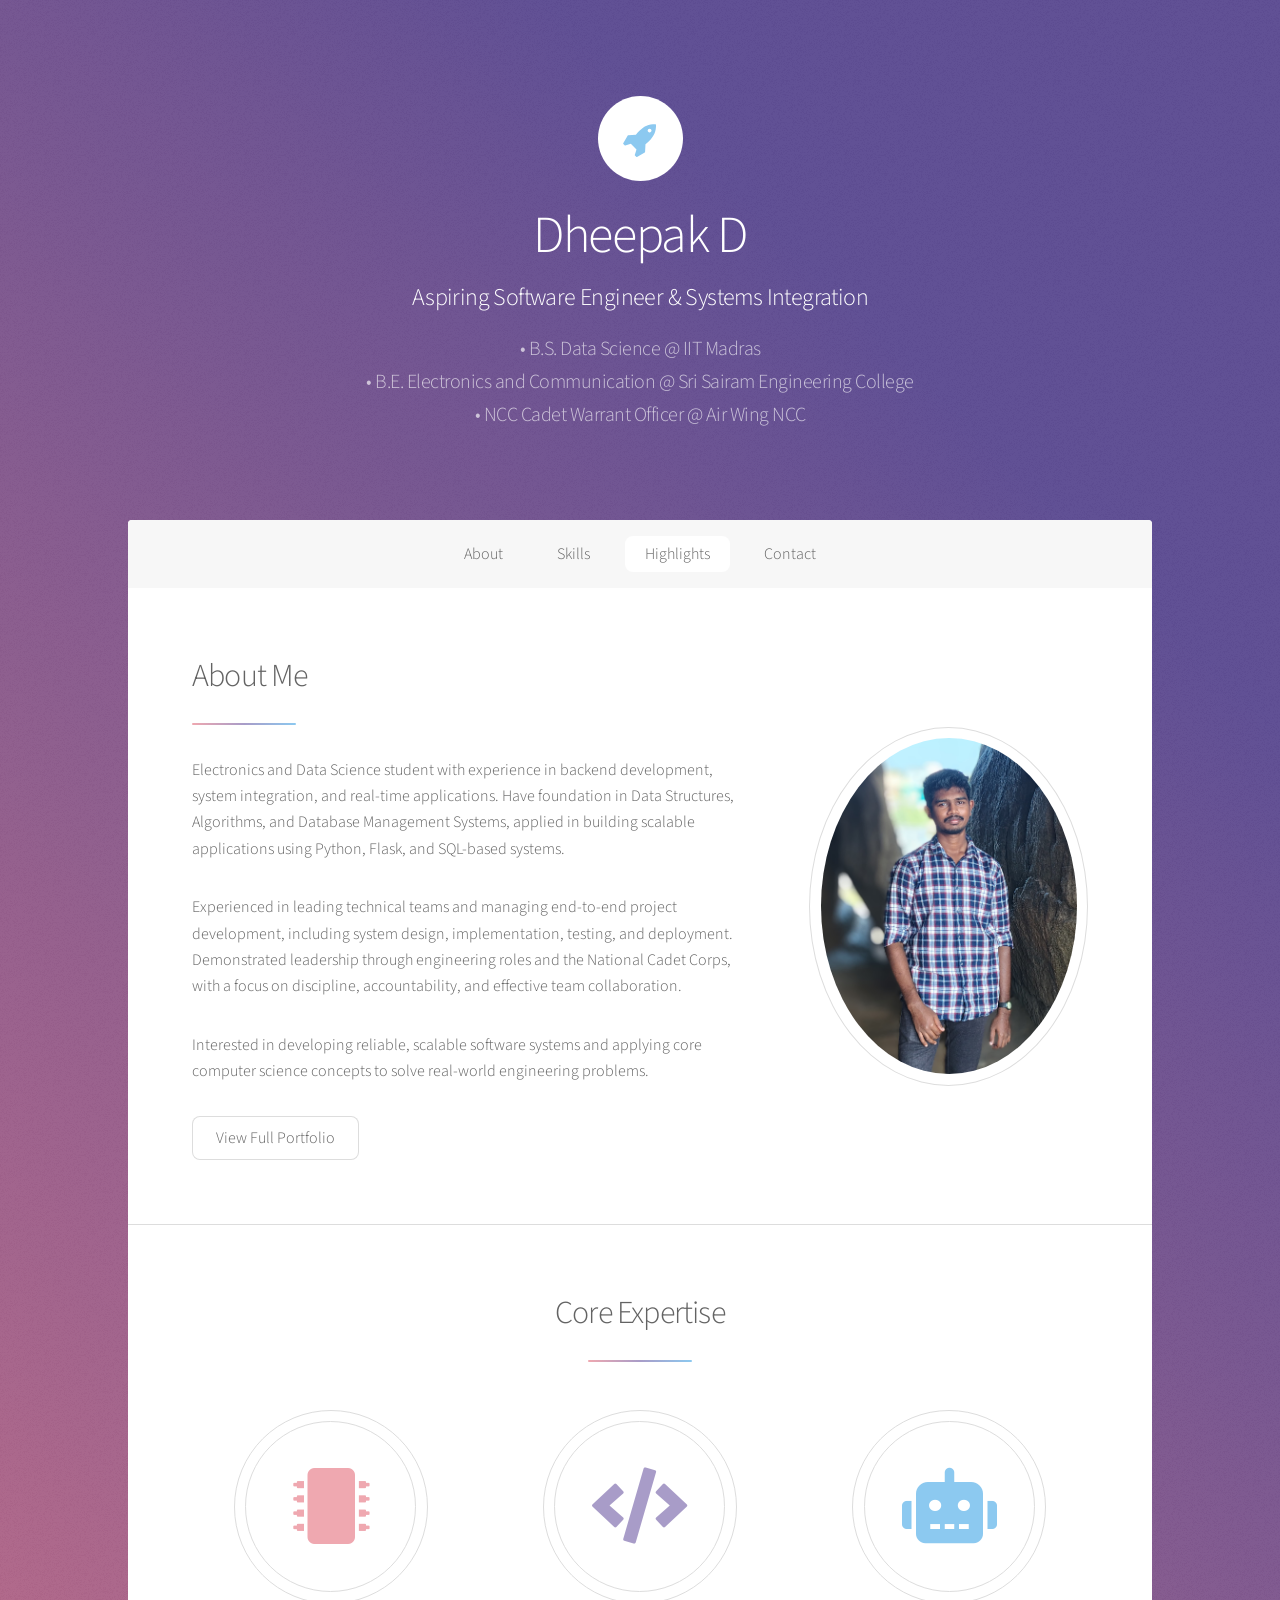
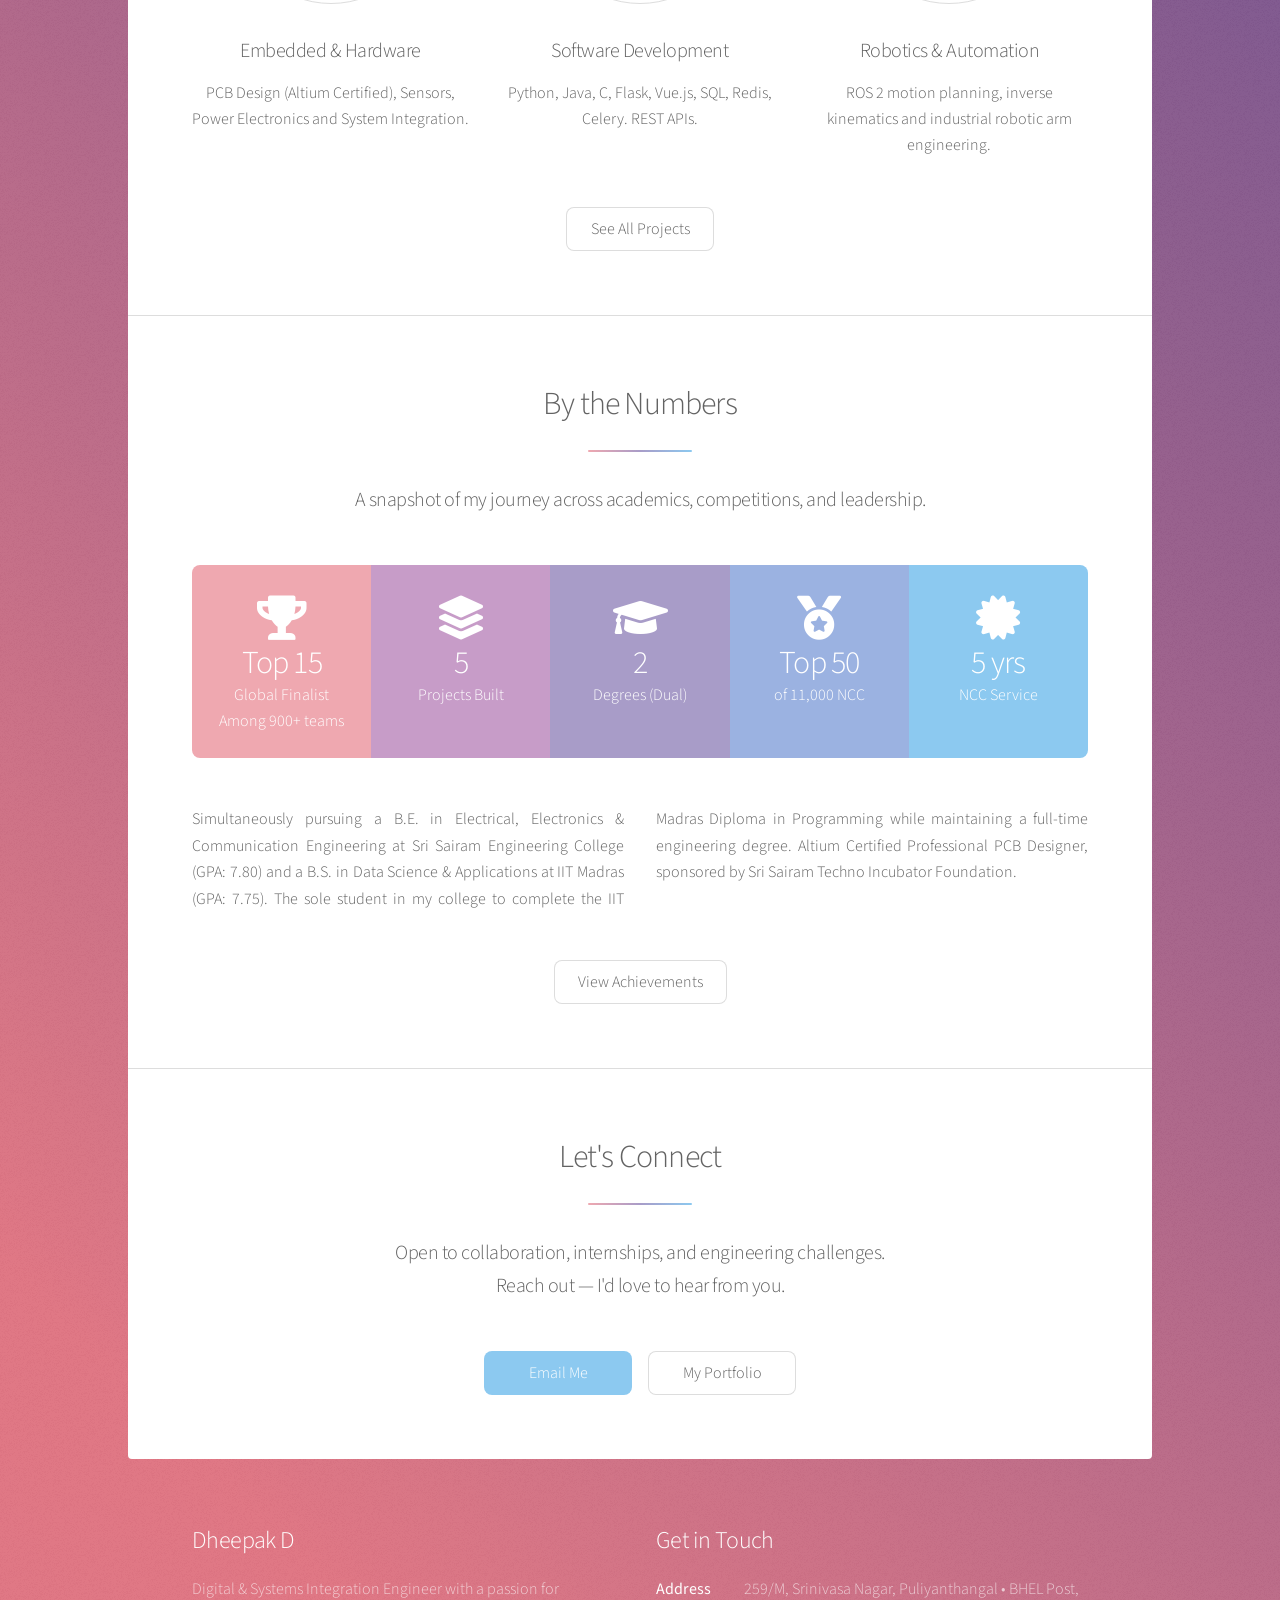
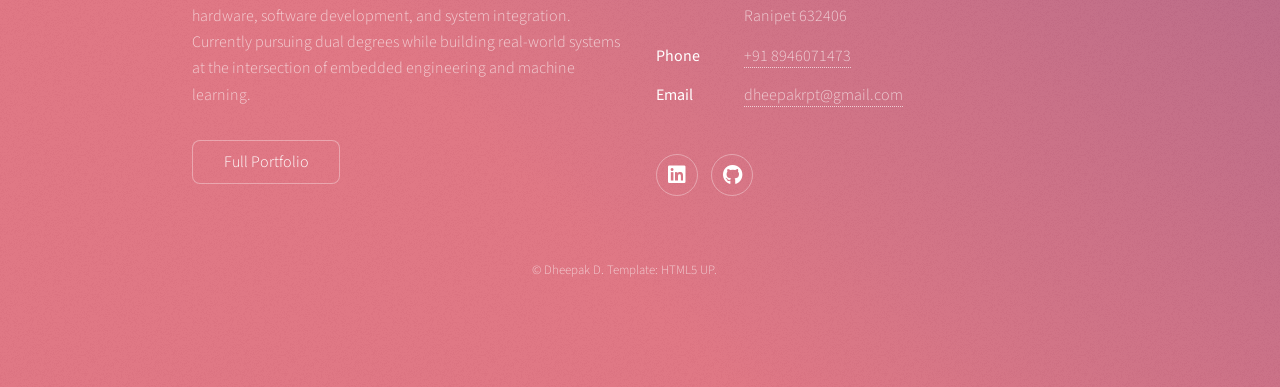
<file: index.html>
<!DOCTYPE HTML>
<!--
	Stellar by HTML5 UP
	html5up.net | @ajlkn
	Free for personal and commercial use under the CCA 3.0 license (html5up.net/license)
-->
<html>
	<head>
		<title>Dheepak D - Digital & Systems Integration Engineer</title>
		<meta charset="utf-8" />
		<meta name="viewport" content="width=device-width, initial-scale=1, user-scalable=no" />
		<link rel="stylesheet" href="assets/css/main.css" />
		<noscript><link rel="stylesheet" href="assets/css/noscript.css" /></noscript>
	</head>
	<body class="is-preload">

		<!-- Wrapper -->
			<div id="wrapper">

				<!-- Header -->
					<header id="header" class="alt">
						<span class="logo"><img src="images/logo.svg" alt="" /></span>
						<h1>Dheepak D</h1>

						<h2>Aspiring Software Engineer &amp; Systems Integration</h2>
						<p>&bull; B.S. Data Science @ IIT Madras<br /> 
						&bull; B.E. Electronics and Communication @ Sri Sairam Engineering College<br /> 
						&bull; NCC Cadet Warrant Officer @ Air Wing NCC</p>
					</header>

				<!-- Nav -->
					<nav id="nav">
						<ul>
							<li><a href="#intro" class="active">About</a></li>
							<li><a href="#first">Skills</a></li>
							<li><a href="#second">Highlights</a></li>
							<li><a href="#cta">Contact</a></li>
						</ul>
					</nav>

				<!-- Main -->
					<div id="main">

						<!-- Introduction -->
							<section id="intro" class="main">
								<div class="spotlight">
									<div class="content">
										<header class="major">
											<h2>About Me</h2>
										</header>
										<p>Electronics and Data Science student with experience in backend development, system integration, and real-time applications. Have foundation in Data Structures, Algorithms, and Database Management Systems, applied in building scalable applications using Python, Flask, and SQL-based systems.</p>

										<p>Experienced in leading technical teams and managing end-to-end project development, including system design, implementation, testing, and deployment. Demonstrated leadership through engineering roles and the National Cadet Corps, with a focus on discipline, accountability, and effective team collaboration.</p>

										<p>Interested in developing reliable, scalable software systems and applying core computer science concepts to solve real-world engineering problems.</p>
										<ul class="actions">
											<li><a href="generic.html" class="button">View Full Portfolio</a></li>
										</ul>
									</div>
									<span class="image"><img src="images/pic07.jpeg" alt="" /></span>
								</div>
							</section>

						<!-- First Section – Skills -->
							<section id="first" class="main special">
								<header class="major">
									<h2>Core Expertise</h2>
								</header>
								<ul class="features">
									<li>
										<span class="icon solid major style1 fa-microchip"></span>
										<h3>Embedded &amp; Hardware</h3>
										<p>PCB Design (Altium Certified), Sensors, Power Electronics and System Integration.</p>
									</li>
									<li>
										<span class="icon solid major style3 fa-code"></span>
										<h3>Software Development</h3>
										<p>Python, Java, C, Flask, Vue.js, SQL, Redis, Celery. REST APIs.</p>
									</li>
									<li>
										<span class="icon solid major style5 fa-robot"></span>
										<h3>Robotics &amp; Automation</h3>
										<p>ROS 2 motion planning, inverse kinematics and industrial robotic arm engineering.</p>
									</li>
								</ul>
								<footer class="major">
									<ul class="actions special">
										<li><a href="generic.html" class="button">See All Projects</a></li>
									</ul>
								</footer>
							</section>

						<!-- Second Section – Stats / Highlights -->
							<section id="second" class="main special">
								<header class="major">
									<h2>By the Numbers</h2>
									<p>A snapshot of my journey across academics, competitions, and leadership.</p>
								</header>
								<ul class="statistics">
									<li class="style1">
										<span class="icon solid fa-trophy"></span>
										<strong>Top 15</strong> Global Finalist<br /> Among 900+ teams
									</li>
									<li class="style2">
										<span class="icon solid fa-layer-group"></span>
										<strong>5</strong> Projects Built
									</li>
									<li class="style3">
										<span class="icon solid fa-graduation-cap"></span>
										<strong>2</strong> Degrees (Dual)
									</li>
									<li class="style4">
										<span class="icon solid fa-medal"></span>
										<strong>Top 50</strong> of 11,000 NCC
									</li>
									<li class="style5">
										<span class="icon solid fa-certificate"></span>
										<strong>5 yrs</strong> NCC Service
									</li>
								</ul>
								<p class="content">Simultaneously pursuing a B.E. in Electrical, Electronics &amp; Communication Engineering at Sri Sairam Engineering College (GPA: 7.80) and a B.S. in Data Science &amp; Applications at IIT Madras (GPA: 7.75). The sole student in my college to complete the IIT Madras Diploma in Programming while maintaining a full-time engineering degree. Altium Certified Professional PCB Designer, sponsored by Sri Sairam Techno Incubator Foundation.</p>
								<footer class="major">
									<ul class="actions special">
										<li><a href="generic.html" class="button">View Achievements</a></li>
									</ul>
								</footer>
							</section>

						<!-- Get Started / CTA -->
							<section id="cta" class="main special">
								<header class="major">
									<h2>Let's Connect</h2>
									<p>Open to collaboration, internships, and engineering challenges.<br />
									Reach out — I'd love to hear from you.</p>
								</header>
								<footer class="major">
									<ul class="actions special">
										<li><a href="mailto:dheepakrpt@gmail.com" class="button primary">Email Me</a></li>
										<li><a href="generic.html" class="button">My Portfolio</a></li>
									</ul>
								</footer>
							</section>

					</div>

				<!-- Footer -->
					<footer id="footer">
						<section>
							<h2>Dheepak D</h2>
							<p>Digital &amp; Systems Integration Engineer with a passion for hardware, software development, and system integration. Currently pursuing dual degrees while building real-world systems at the intersection of embedded engineering and machine learning.</p>
							<ul class="actions">
								<li><a href="generic.html" class="button">Full Portfolio</a></li>
							</ul>
						</section>
						<section>
							<h2>Get in Touch</h2>
							<dl class="alt">
								<dt>Address</dt>
								<dd>259/M, Srinivasa Nagar, Puliyanthangal &bull; BHEL Post, Ranipet 632406</dd>
								<dt>Phone</dt>
								<dd><a href="tel:+918946071473">+91 8946071473</a></dd>
								<dt>Email</dt>
								<dd><a href="mailto:dheepakrpt@gmail.com">dheepakrpt@gmail.com</a></dd>
							</dl>
							<ul class="icons">
								<li><a href="https://www.linkedin.com/in/dheepak-d" class="icon brands fa-linkedin alt"><span class="label">LinkedIn</span></a></li>
								<li><a href="https://www.github.com/DHEER-A" class="icon brands fa-github alt"><span class="label">GitHub</span></a></li>
							</ul>
						</section>
						<p class="copyright">&copy; Dheepak D. Template: HTML5 UP.</p>
					</footer>

			</div>

		<!-- Scripts -->
			<script src="assets/js/jquery.min.js"></script>
			<script src="assets/js/jquery.scrollex.min.js"></script>
			<script src="assets/js/jquery.scrolly.min.js"></script>
			<script src="assets/js/browser.min.js"></script>
			<script src="assets/js/breakpoints.min.js"></script>
			<script src="assets/js/util.js"></script>
			<script src="assets/js/main.js"></script>

	</body>
</html>
</file>
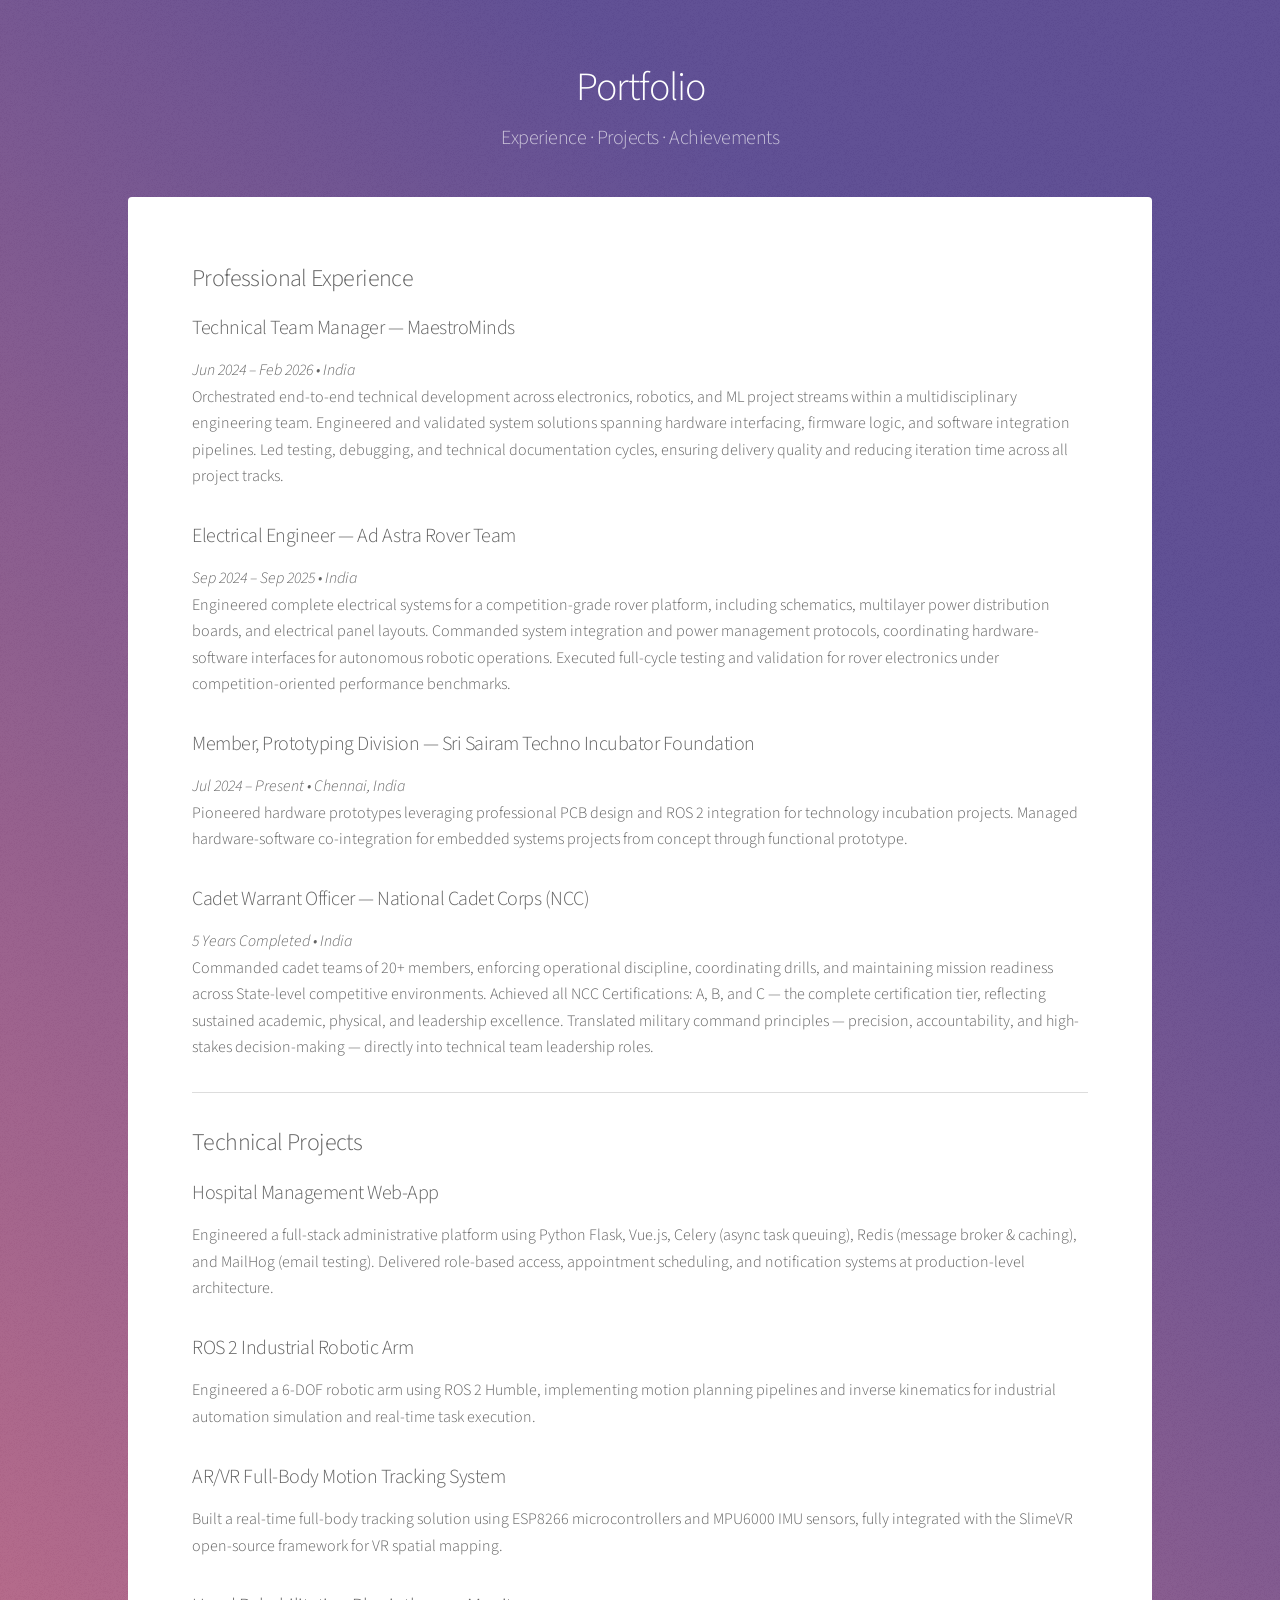
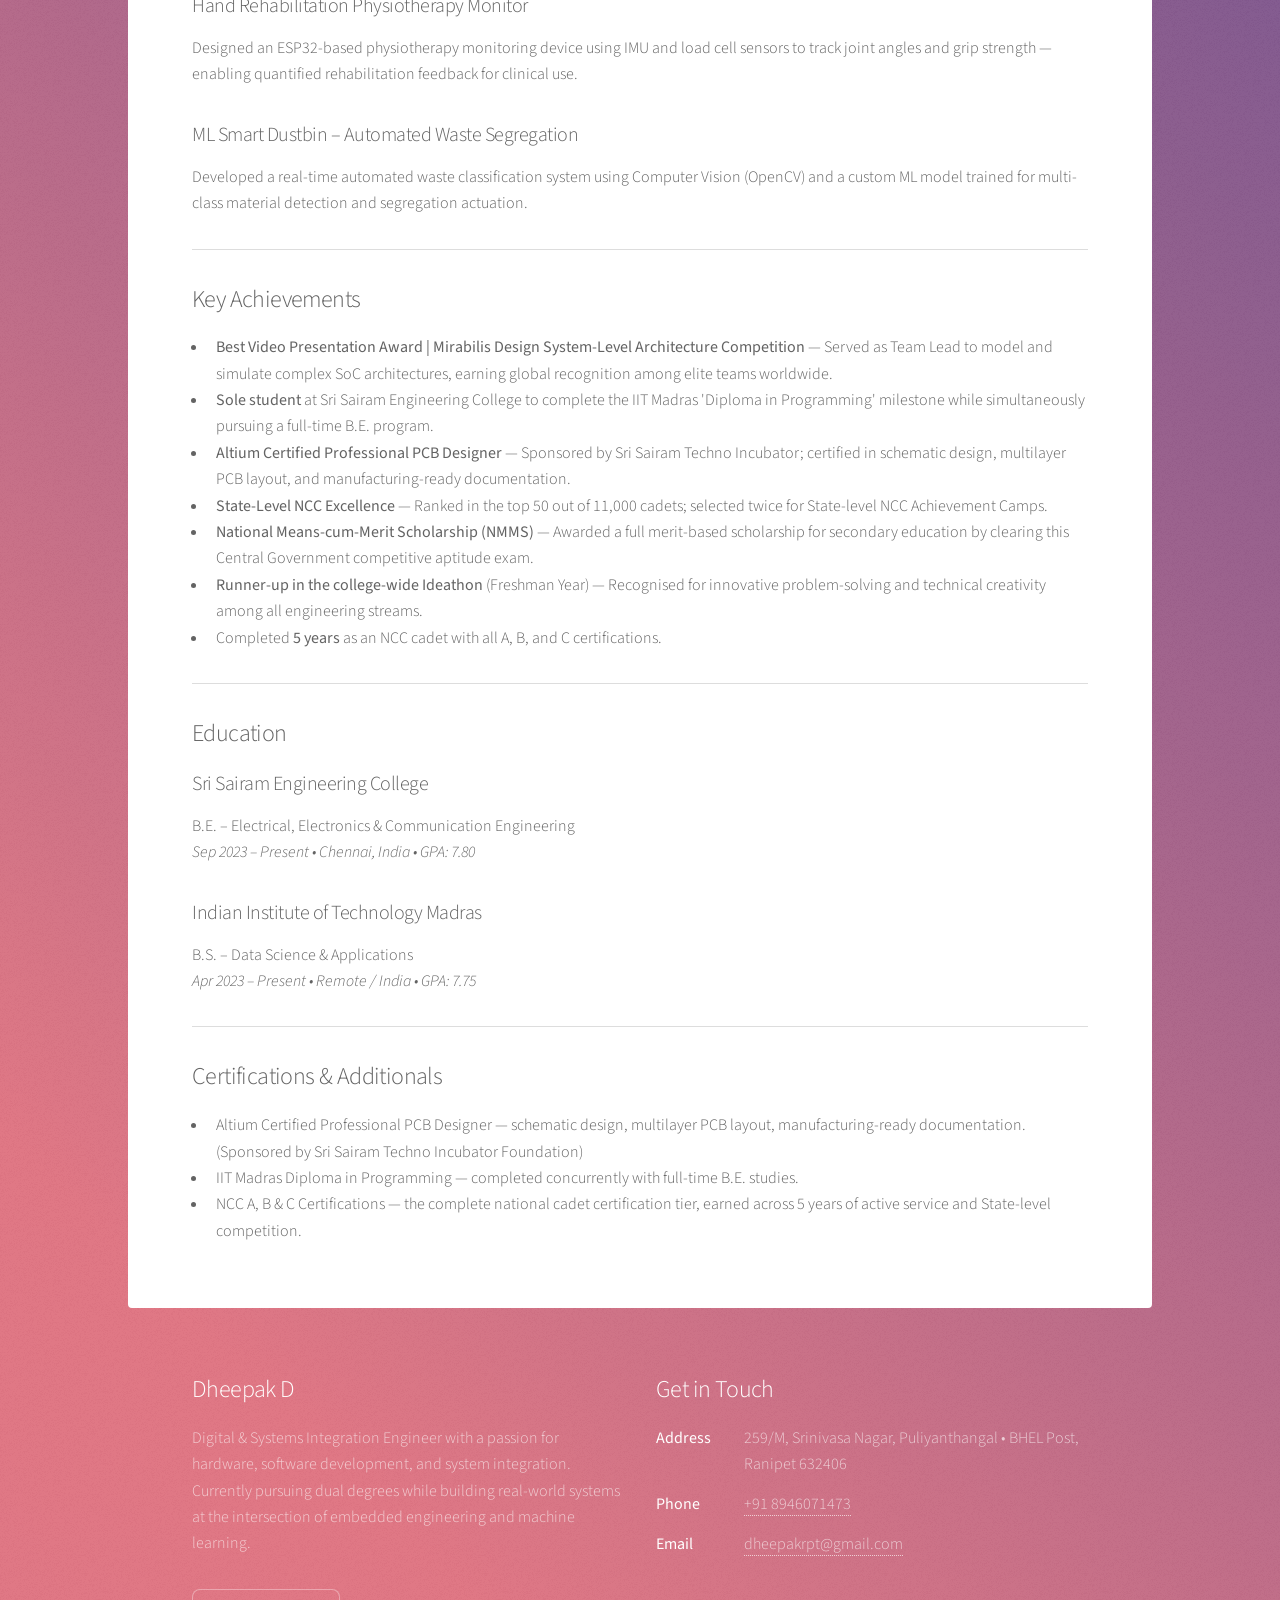
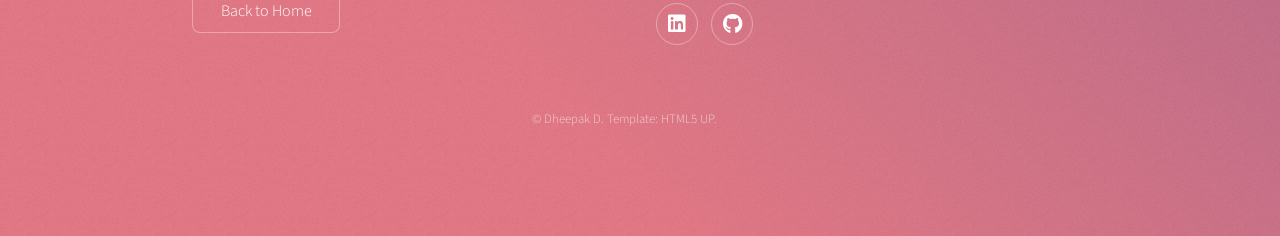
<file: generic.html>
<!DOCTYPE HTML>
<!--
	Stellar by HTML5 UP
	html5up.net | @ajlkn
	Free for personal and commercial use under the CCA 3.0 license (html5up.net/license)
-->
<html>
	<head>
		<title>Portfolio – Dheepak D</title>
		<meta charset="utf-8" />
		<meta name="viewport" content="width=device-width, initial-scale=1, user-scalable=no" />
		<link rel="stylesheet" href="assets/css/main.css" />
		<noscript><link rel="stylesheet" href="assets/css/noscript.css" /></noscript>
	</head>
	<body class="is-preload">

		<!-- Wrapper -->
			<div id="wrapper">

				<!-- Header -->
					<header id="header">
						<h1>Portfolio</h1>
						<p>Experience · Projects · Achievements</p>
					</header>

				<!-- Main -->
					<div id="main">

						<!-- Content -->
							<section id="content" class="main">

								<h2>Professional Experience</h2>

								<h3>Technical Team Manager — MaestroMinds</h3>
								<p><em>Jun 2024 – Feb 2026 &bull; India</em><br />
								Orchestrated end-to-end technical development across electronics, robotics, and ML project streams within a multidisciplinary engineering team. Engineered and validated system solutions spanning hardware interfacing, firmware logic, and software integration pipelines. Led testing, debugging, and technical documentation cycles, ensuring delivery quality and reducing iteration time across all project tracks.</p>

								<h3>Electrical Engineer — Ad Astra Rover Team</h3>
								<p><em>Sep 2024 – Sep 2025 &bull; India</em><br />
								Engineered complete electrical systems for a competition-grade rover platform, including schematics, multilayer power distribution boards, and electrical panel layouts. Commanded system integration and power management protocols, coordinating hardware-software interfaces for autonomous robotic operations. Executed full-cycle testing and validation for rover electronics under competition-oriented performance benchmarks.</p>

								<h3>Member, Prototyping Division — Sri Sairam Techno Incubator Foundation</h3>
								<p><em>Jul 2024 – Present &bull; Chennai, India</em><br />
								Pioneered hardware prototypes leveraging professional PCB design and ROS 2 integration for technology incubation projects. Managed hardware-software co-integration for embedded systems projects from concept through functional prototype.</p>

								<h3>Cadet Warrant Officer — National Cadet Corps (NCC)</h3>
								<p><em>5 Years Completed &bull; India</em><br />
								Commanded cadet teams of 20+ members, enforcing operational discipline, coordinating drills, and maintaining mission readiness across State-level competitive environments. Achieved all NCC Certifications: A, B, and C — the complete certification tier, reflecting sustained academic, physical, and leadership excellence. Translated military command principles — precision, accountability, and high-stakes decision-making — directly into technical team leadership roles.</p>

								<hr />

								<h2>Technical Projects</h2>

								<h3>Hospital Management Web-App</h3>
								<p>Engineered a full-stack administrative platform using Python Flask, Vue.js, Celery (async task queuing), Redis (message broker &amp; caching), and MailHog (email testing). Delivered role-based access, appointment scheduling, and notification systems at production-level architecture.</p>

								<h3>ROS 2 Industrial Robotic Arm</h3>
								<p>Engineered a 6-DOF robotic arm using ROS 2 Humble, implementing motion planning pipelines and inverse kinematics for industrial automation simulation and real-time task execution.</p>

								<h3>AR/VR Full-Body Motion Tracking System</h3>
								<p>Built a real-time full-body tracking solution using ESP8266 microcontrollers and MPU6000 IMU sensors, fully integrated with the SlimeVR open-source framework for VR spatial mapping.</p>

								<h3>Hand Rehabilitation Physiotherapy Monitor</h3>
								<p>Designed an ESP32-based physiotherapy monitoring device using IMU and load cell sensors to track joint angles and grip strength — enabling quantified rehabilitation feedback for clinical use.</p>

								<h3>ML Smart Dustbin – Automated Waste Segregation</h3>
								<p>Developed a real-time automated waste classification system using Computer Vision (OpenCV) and a custom ML model trained for multi-class material detection and segregation actuation.</p>

								<hr />

								<h2>Key Achievements</h2>
								<ul>
									<li><strong>Best Video Presentation Award | Mirabilis Design System-Level Architecture Competition</strong> — Served as Team Lead to model and simulate complex SoC architectures, earning global recognition among elite teams worldwide.</li>
									<li><strong>Sole student</strong> at Sri Sairam Engineering College to complete the IIT Madras 'Diploma in Programming' milestone while simultaneously pursuing a full-time B.E. program.</li>
									<li><strong>Altium Certified Professional PCB Designer</strong> — Sponsored by Sri Sairam Techno Incubator; certified in schematic design, multilayer PCB layout, and manufacturing-ready documentation.</li>
									<li><strong>State-Level NCC Excellence</strong> — Ranked in the top 50 out of 11,000 cadets; selected twice for State-level NCC Achievement Camps.</li>
									<li><strong>National Means-cum-Merit Scholarship (NMMS)</strong> — Awarded a full merit-based scholarship for secondary education by clearing this Central Government competitive aptitude exam.</li>
									<li><strong>Runner-up in the college-wide Ideathon</strong> (Freshman Year) — Recognised for innovative problem-solving and technical creativity among all engineering streams.</li>
									<li>Completed <strong>5 years</strong> as an NCC cadet with all A, B, and C certifications.</li>
								</ul>

								<hr />

								<h2>Education</h2>

								<h3>Sri Sairam Engineering College</h3>
								<p>B.E. – Electrical, Electronics &amp; Communication Engineering<br />
								<em>Sep 2023 – Present &bull; Chennai, India &bull; GPA: 7.80</em></p>

								<h3>Indian Institute of Technology Madras</h3>
								<p>B.S. – Data Science &amp; Applications<br />
								<em>Apr 2023 – Present &bull; Remote / India &bull; GPA: 7.75</em></p>

								<hr />

								<h2>Certifications &amp; Additionals</h2>
								<ul>
									<li>Altium Certified Professional PCB Designer — schematic design, multilayer PCB layout, manufacturing-ready documentation. (Sponsored by Sri Sairam Techno Incubator Foundation)</li>
									<li>IIT Madras Diploma in Programming — completed concurrently with full-time B.E. studies.</li>
									<li>NCC A, B &amp; C Certifications — the complete national cadet certification tier, earned across 5 years of active service and State-level competition.</li>
								</ul>

							</section>

					</div>

				<!-- Footer -->
					<footer id="footer">
						<section>
							<h2>Dheepak D</h2>
							<p>Digital &amp; Systems Integration Engineer with a passion for hardware, software development, and system integration. Currently pursuing dual degrees while building real-world systems at the intersection of embedded engineering and machine learning.</p>
							<ul class="actions">
								<li><a href="index.html" class="button">Back to Home</a></li>
							</ul>
						</section>
						<section>
							<h2>Get in Touch</h2>
							<dl class="alt">
								<dt>Address</dt>
								<dd>259/M, Srinivasa Nagar, Puliyanthangal &bull; BHEL Post, Ranipet 632406</dd>
								<dt>Phone</dt>
								<dd><a href="tel:+918946071473">+91 8946071473</a></dd>
								<dt>Email</dt>
								<dd><a href="mailto:dheepakrpt@gmail.com">dheepakrpt@gmail.com</a></dd>
							</dl>
							<ul class="icons">
								<li><a href="https://www.linkedin.com/in/dheepakchakaravathi" class="icon brands fa-linkedin alt"><span class="label">LinkedIn</span></a></li>
								<li><a href="https://www.github.com/DHEER-A" class="icon brands fa-github alt"><span class="label">GitHub</span></a></li>
							</ul>
						</section>
						<p class="copyright">&copy; Dheepak D. Template: HTML5 UP.</p>
					</footer>

			</div>

		<!-- Scripts -->
			<script src="assets/js/jquery.min.js"></script>
			<script src="assets/js/jquery.scrollex.min.js"></script>
			<script src="assets/js/jquery.scrolly.min.js"></script>
			<script src="assets/js/browser.min.js"></script>
			<script src="assets/js/breakpoints.min.js"></script>
			<script src="assets/js/util.js"></script>
			<script src="assets/js/main.js"></script>

	</body>
</html>
</file>
<file: assets/css/noscript.css>
/*
	Stellar by HTML5 UP
	html5up.net | @ajlkn
	Free for personal and commercial use under the CCA 3.0 license (html5up.net/license)
*/

/* Header */

	body.is-preload #header.alt > * {
		opacity: 1;
	}

	body.is-preload #header.alt .logo {
		-moz-transform: none;
		-webkit-transform: none;
		-ms-transform: none;
		transform: none;
	}
</file>
<file: assets/css/main.css>
@import url(fontawesome-all.min.css);
@import 'https://fonts.googleapis.com/css?family=Source+Sans+Pro:300,400';

/*
	Stellar by HTML5 UP
	html5up.net | @ajlkn
	Free for personal and commercial use under the CCA 3.0 license (html5up.net/license)
*/

html, body, div, span, applet, object,
iframe, h1, h2, h3, h4, h5, h6, p, blockquote,
pre, a, abbr, acronym, address, big, cite,
code, del, dfn, em, img, ins, kbd, q, s, samp,
small, strike, strong, sub, sup, tt, var, b,
u, i, center, dl, dt, dd, ol, ul, li, fieldset,
form, label, legend, table, caption, tbody,
tfoot, thead, tr, th, td, article, aside,
canvas, details, embed, figure, figcaption,
footer, header, hgroup, menu, nav, output, ruby,
section, summary, time, mark, audio, video {
	margin: 0;
	padding: 0;
	border: 0;
	font-size: 100%;
	font: inherit;
	vertical-align: baseline;}

article, aside, details, figcaption, figure,
footer, header, hgroup, menu, nav, section {
	display: block;}

body {
	line-height: 1;
}

ol, ul {
	list-style: none;
}

blockquote, q {
	quotes: none;
}

	blockquote:before, blockquote:after, q:before, q:after {
		content: '';
		content: none;
	}

table {
	border-collapse: collapse;
	border-spacing: 0;
}

body {
	-webkit-text-size-adjust: none;
}

mark {
	background-color: transparent;
	color: inherit;
}

input::-moz-focus-inner {
	border: 0;
	padding: 0;
}

input, select, textarea {
	-moz-appearance: none;
	-webkit-appearance: none;
	-ms-appearance: none;
	appearance: none;
}

/* Basic */

	@-ms-viewport {
		width: device-width;
	}

	body {
		-ms-overflow-style: scrollbar;
	}

	@media screen and (max-width: 480px) {

		html, body {
			min-width: 320px;
		}

	}

	html {
		box-sizing: border-box;
	}

	*, *:before, *:after {
		box-sizing: inherit;
	}

	body {
		background-color: #935d8c;
		background-image: url("images/overlay.png"), -moz-linear-gradient(45deg, #e37682 15%, #5f4d93 85%);
		background-image: url("images/overlay.png"), -webkit-linear-gradient(45deg, #e37682 15%, #5f4d93 85%);
		background-image: url("images/overlay.png"), -ms-linear-gradient(45deg, #e37682 15%, #5f4d93 85%);
		background-image: url("images/overlay.png"), linear-gradient(45deg, #e37682 15%, #5f4d93 85%);
	}

		body.is-preload *, body.is-preload *:before, body.is-preload *:after {
			-moz-animation: none !important;
			-webkit-animation: none !important;
			-ms-animation: none !important;
			animation: none !important;
			-moz-transition: none !important;
			-webkit-transition: none !important;
			-ms-transition: none !important;
			transition: none !important;
		}

/* Type */

	body {
		background-color: #935d8c;
		color: rgba(255, 255, 255, 0.65);
	}

	body, input, select, textarea {
		font-family: "Source Sans Pro", Helvetica, sans-serif;
		font-size: 17pt;
		font-weight: 300;
		line-height: 1.65;
	}

		@media screen and (max-width: 1680px) {

			body, input, select, textarea {
				font-size: 14pt;
			}

		}

		@media screen and (max-width: 1280px) {

			body, input, select, textarea {
				font-size: 12pt;
			}

		}

		@media screen and (max-width: 360px) {

			body, input, select, textarea {
				font-size: 11pt;
			}

		}

	a {
		-moz-transition: color 0.2s ease, border-bottom 0.2s ease;
		-webkit-transition: color 0.2s ease, border-bottom 0.2s ease;
		-ms-transition: color 0.2s ease, border-bottom 0.2s ease;
		transition: color 0.2s ease, border-bottom 0.2s ease;
		text-decoration: none;
		border-bottom: dotted 1px;
		color: inherit;
	}

		a:hover {
			border-bottom-color: transparent;
		}

	strong, b {
		font-weight: 400;
	}

	em, i {
		font-style: italic;
	}

	p {
		margin: 0 0 2em 0;
	}

		p.content {
			-moz-columns: 20em 2;
			-webkit-columns: 20em 2;
			-ms-columns: 20em 2;
			columns: 20em 2;
			-moz-column-gap: 2em;
			-webkit-column-gap: 2em;
			-ms-column-gap: 2em;
			column-gap: 2em;
			text-align: justify;
		}

	h1, h2, h3, h4, h5, h6 {
		font-weight: 300;
		line-height: 1.5;
		margin: 0 0 0.7em 0;
		letter-spacing: -0.025em;
	}

		h1 a, h2 a, h3 a, h4 a, h5 a, h6 a {
			color: inherit;
			text-decoration: none;
		}

	h1 {
		font-size: 2.5em;
		line-height: 1.2;
	}

	h2 {
		font-size: 1.5em;
	}

	h3 {
		font-size: 1.25em;
	}

	h4 {
		font-size: 1.1em;
	}

	h5 {
		font-size: 0.9em;
	}

	h6 {
		font-size: 0.7em;
	}

	@media screen and (max-width: 736px) {

		h1 {
			font-size: 2em;
		}

	}

	sub {
		font-size: 0.8em;
		position: relative;
		top: 0.5em;
	}

	sup {
		font-size: 0.8em;
		position: relative;
		top: -0.5em;
	}

	blockquote {
		border-left: solid 4px;
		font-style: italic;
		margin: 0 0 2em 0;
		padding: 0.5em 0 0.5em 2em;
	}

	code {
		border-radius: 8px;
		border: solid 1px;
		font-family: "Courier New", monospace;
		font-size: 0.9em;
		margin: 0 0.25em;
		padding: 0.25em 0.65em;
	}

	pre {
		-webkit-overflow-scrolling: touch;
		font-family: "Courier New", monospace;
		font-size: 0.9em;
		margin: 0 0 2em 0;
	}

		pre code {
			display: block;
			line-height: 1.75;
			padding: 1em 1.5em;
			overflow-x: auto;
		}

	hr {
		border: 0;
		border-bottom: solid 1px;
		margin: 2em 0;
	}

		hr.major {
			margin: 3em 0;
		}

	.align-left {
		text-align: left;
	}

	.align-center {
		text-align: center;
	}

	.align-right {
		text-align: right;
	}

	input, select, textarea {
		color: #ffffff;
	}

	a:hover {
		color: #ffffff;
	}

	strong, b {
		color: #ffffff;
	}

	h1, h2, h3, h4, h5, h6 {
		color: #ffffff;
	}

	blockquote {
		border-left-color: rgba(255, 255, 255, 0.35);
	}

	code {
		background: rgba(255, 255, 255, 0.075);
		border-color: rgba(255, 255, 255, 0.35);
	}

	hr {
		border-bottom-color: rgba(255, 255, 255, 0.35);
	}

/* Row */

	.row {
		display: flex;
		flex-wrap: wrap;
		box-sizing: border-box;
		align-items: stretch;
	}

		.row > * {
			box-sizing: border-box;
		}

		.row.gtr-uniform > * > :last-child {
			margin-bottom: 0;
		}

		.row.aln-left {
			justify-content: flex-start;
		}

		.row.aln-center {
			justify-content: center;
		}

		.row.aln-right {
			justify-content: flex-end;
		}

		.row.aln-top {
			align-items: flex-start;
		}

		.row.aln-middle {
			align-items: center;
		}

		.row.aln-bottom {
			align-items: flex-end;
		}

		.row > .imp {
			order: -1;
		}

		.row > .col-1 {
			width: 8.33333%;
		}

		.row > .off-1 {
			margin-left: 8.33333%;
		}

		.row > .col-2 {
			width: 16.66667%;
		}

		.row > .off-2 {
			margin-left: 16.66667%;
		}

		.row > .col-3 {
			width: 25%;
		}

		.row > .off-3 {
			margin-left: 25%;
		}

		.row > .col-4 {
			width: 33.33333%;
		}

		.row > .off-4 {
			margin-left: 33.33333%;
		}

		.row > .col-5 {
			width: 41.66667%;
		}

		.row > .off-5 {
			margin-left: 41.66667%;
		}

		.row > .col-6 {
			width: 50%;
		}

		.row > .off-6 {
			margin-left: 50%;
		}

		.row > .col-7 {
			width: 58.33333%;
		}

		.row > .off-7 {
			margin-left: 58.33333%;
		}

		.row > .col-8 {
			width: 66.66667%;
		}

		.row > .off-8 {
			margin-left: 66.66667%;
		}

		.row > .col-9 {
			width: 75%;
		}

		.row > .off-9 {
			margin-left: 75%;
		}

		.row > .col-10 {
			width: 83.33333%;
		}

		.row > .off-10 {
			margin-left: 83.33333%;
		}

		.row > .col-11 {
			width: 91.66667%;
		}

		.row > .off-11 {
			margin-left: 91.66667%;
		}

		.row > .col-12 {
			width: 100%;
		}

		.row > .off-12 {
			margin-left: 100%;
		}

		.row.gtr-0 {
			margin-top: 0;
			margin-left: 0em;
		}

			.row.gtr-0 > * {
				padding: 0 0 0 0em;
			}

			.row.gtr-0.gtr-uniform {
				margin-top: 0em;
			}

				.row.gtr-0.gtr-uniform > * {
					padding-top: 0em;
				}

		.row.gtr-25 {
			margin-top: 0;
			margin-left: -0.375em;
		}

			.row.gtr-25 > * {
				padding: 0 0 0 0.375em;
			}

			.row.gtr-25.gtr-uniform {
				margin-top: -0.375em;
			}

				.row.gtr-25.gtr-uniform > * {
					padding-top: 0.375em;
				}

		.row.gtr-50 {
			margin-top: 0;
			margin-left: -0.75em;
		}

			.row.gtr-50 > * {
				padding: 0 0 0 0.75em;
			}

			.row.gtr-50.gtr-uniform {
				margin-top: -0.75em;
			}

				.row.gtr-50.gtr-uniform > * {
					padding-top: 0.75em;
				}

		.row {
			margin-top: 0;
			margin-left: -1.5em;
		}

			.row > * {
				padding: 0 0 0 1.5em;
			}

			.row.gtr-uniform {
				margin-top: -1.5em;
			}

				.row.gtr-uniform > * {
					padding-top: 1.5em;
				}

		.row.gtr-150 {
			margin-top: 0;
			margin-left: -2.25em;
		}

			.row.gtr-150 > * {
				padding: 0 0 0 2.25em;
			}

			.row.gtr-150.gtr-uniform {
				margin-top: -2.25em;
			}

				.row.gtr-150.gtr-uniform > * {
					padding-top: 2.25em;
				}

		.row.gtr-200 {
			margin-top: 0;
			margin-left: -3em;
		}

			.row.gtr-200 > * {
				padding: 0 0 0 3em;
			}

			.row.gtr-200.gtr-uniform {
				margin-top: -3em;
			}

				.row.gtr-200.gtr-uniform > * {
					padding-top: 3em;
				}

		@media screen and (max-width: 1680px) {

			.row {
				display: flex;
				flex-wrap: wrap;
				box-sizing: border-box;
				align-items: stretch;
			}

				.row > * {
					box-sizing: border-box;
				}

				.row.gtr-uniform > * > :last-child {
					margin-bottom: 0;
				}

				.row.aln-left {
					justify-content: flex-start;
				}

				.row.aln-center {
					justify-content: center;
				}

				.row.aln-right {
					justify-content: flex-end;
				}

				.row.aln-top {
					align-items: flex-start;
				}

				.row.aln-middle {
					align-items: center;
				}

				.row.aln-bottom {
					align-items: flex-end;
				}

				.row > .imp-xlarge {
					order: -1;
				}

				.row > .col-1-xlarge {
					width: 8.33333%;
				}

				.row > .off-1-xlarge {
					margin-left: 8.33333%;
				}

				.row > .col-2-xlarge {
					width: 16.66667%;
				}

				.row > .off-2-xlarge {
					margin-left: 16.66667%;
				}

				.row > .col-3-xlarge {
					width: 25%;
				}

				.row > .off-3-xlarge {
					margin-left: 25%;
				}

				.row > .col-4-xlarge {
					width: 33.33333%;
				}

				.row > .off-4-xlarge {
					margin-left: 33.33333%;
				}

				.row > .col-5-xlarge {
					width: 41.66667%;
				}

				.row > .off-5-xlarge {
					margin-left: 41.66667%;
				}

				.row > .col-6-xlarge {
					width: 50%;
				}

				.row > .off-6-xlarge {
					margin-left: 50%;
				}

				.row > .col-7-xlarge {
					width: 58.33333%;
				}

				.row > .off-7-xlarge {
					margin-left: 58.33333%;
				}

				.row > .col-8-xlarge {
					width: 66.66667%;
				}

				.row > .off-8-xlarge {
					margin-left: 66.66667%;
				}

				.row > .col-9-xlarge {
					width: 75%;
				}

				.row > .off-9-xlarge {
					margin-left: 75%;
				}

				.row > .col-10-xlarge {
					width: 83.33333%;
				}

				.row > .off-10-xlarge {
					margin-left: 83.33333%;
				}

				.row > .col-11-xlarge {
					width: 91.66667%;
				}

				.row > .off-11-xlarge {
					margin-left: 91.66667%;
				}

				.row > .col-12-xlarge {
					width: 100%;
				}

				.row > .off-12-xlarge {
					margin-left: 100%;
				}

				.row.gtr-0 {
					margin-top: 0;
					margin-left: 0em;
				}

					.row.gtr-0 > * {
						padding: 0 0 0 0em;
					}

					.row.gtr-0.gtr-uniform {
						margin-top: 0em;
					}

						.row.gtr-0.gtr-uniform > * {
							padding-top: 0em;
						}

				.row.gtr-25 {
					margin-top: 0;
					margin-left: -0.375em;
				}

					.row.gtr-25 > * {
						padding: 0 0 0 0.375em;
					}

					.row.gtr-25.gtr-uniform {
						margin-top: -0.375em;
					}

						.row.gtr-25.gtr-uniform > * {
							padding-top: 0.375em;
						}

				.row.gtr-50 {
					margin-top: 0;
					margin-left: -0.75em;
				}

					.row.gtr-50 > * {
						padding: 0 0 0 0.75em;
					}

					.row.gtr-50.gtr-uniform {
						margin-top: -0.75em;
					}

						.row.gtr-50.gtr-uniform > * {
							padding-top: 0.75em;
						}

				.row {
					margin-top: 0;
					margin-left: -1.5em;
				}

					.row > * {
						padding: 0 0 0 1.5em;
					}

					.row.gtr-uniform {
						margin-top: -1.5em;
					}

						.row.gtr-uniform > * {
							padding-top: 1.5em;
						}

				.row.gtr-150 {
					margin-top: 0;
					margin-left: -2.25em;
				}

					.row.gtr-150 > * {
						padding: 0 0 0 2.25em;
					}

					.row.gtr-150.gtr-uniform {
						margin-top: -2.25em;
					}

						.row.gtr-150.gtr-uniform > * {
							padding-top: 2.25em;
						}

				.row.gtr-200 {
					margin-top: 0;
					margin-left: -3em;
				}

					.row.gtr-200 > * {
						padding: 0 0 0 3em;
					}

					.row.gtr-200.gtr-uniform {
						margin-top: -3em;
					}

						.row.gtr-200.gtr-uniform > * {
							padding-top: 3em;
						}

		}

		@media screen and (max-width: 1280px) {

			.row {
				display: flex;
				flex-wrap: wrap;
				box-sizing: border-box;
				align-items: stretch;
			}

				.row > * {
					box-sizing: border-box;
				}

				.row.gtr-uniform > * > :last-child {
					margin-bottom: 0;
				}

				.row.aln-left {
					justify-content: flex-start;
				}

				.row.aln-center {
					justify-content: center;
				}

				.row.aln-right {
					justify-content: flex-end;
				}

				.row.aln-top {
					align-items: flex-start;
				}

				.row.aln-middle {
					align-items: center;
				}

				.row.aln-bottom {
					align-items: flex-end;
				}

				.row > .imp-large {
					order: -1;
				}

				.row > .col-1-large {
					width: 8.33333%;
				}

				.row > .off-1-large {
					margin-left: 8.33333%;
				}

				.row > .col-2-large {
					width: 16.66667%;
				}

				.row > .off-2-large {
					margin-left: 16.66667%;
				}

				.row > .col-3-large {
					width: 25%;
				}

				.row > .off-3-large {
					margin-left: 25%;
				}

				.row > .col-4-large {
					width: 33.33333%;
				}

				.row > .off-4-large {
					margin-left: 33.33333%;
				}

				.row > .col-5-large {
					width: 41.66667%;
				}

				.row > .off-5-large {
					margin-left: 41.66667%;
				}

				.row > .col-6-large {
					width: 50%;
				}

				.row > .off-6-large {
					margin-left: 50%;
				}

				.row > .col-7-large {
					width: 58.33333%;
				}

				.row > .off-7-large {
					margin-left: 58.33333%;
				}

				.row > .col-8-large {
					width: 66.66667%;
				}

				.row > .off-8-large {
					margin-left: 66.66667%;
				}

				.row > .col-9-large {
					width: 75%;
				}

				.row > .off-9-large {
					margin-left: 75%;
				}

				.row > .col-10-large {
					width: 83.33333%;
				}

				.row > .off-10-large {
					margin-left: 83.33333%;
				}

				.row > .col-11-large {
					width: 91.66667%;
				}

				.row > .off-11-large {
					margin-left: 91.66667%;
				}

				.row > .col-12-large {
					width: 100%;
				}

				.row > .off-12-large {
					margin-left: 100%;
				}

				.row.gtr-0 {
					margin-top: 0;
					margin-left: 0em;
				}

					.row.gtr-0 > * {
						padding: 0 0 0 0em;
					}

					.row.gtr-0.gtr-uniform {
						margin-top: 0em;
					}

						.row.gtr-0.gtr-uniform > * {
							padding-top: 0em;
						}

				.row.gtr-25 {
					margin-top: 0;
					margin-left: -0.375em;
				}

					.row.gtr-25 > * {
						padding: 0 0 0 0.375em;
					}

					.row.gtr-25.gtr-uniform {
						margin-top: -0.375em;
					}

						.row.gtr-25.gtr-uniform > * {
							padding-top: 0.375em;
						}

				.row.gtr-50 {
					margin-top: 0;
					margin-left: -0.75em;
				}

					.row.gtr-50 > * {
						padding: 0 0 0 0.75em;
					}

					.row.gtr-50.gtr-uniform {
						margin-top: -0.75em;
					}

						.row.gtr-50.gtr-uniform > * {
							padding-top: 0.75em;
						}

				.row {
					margin-top: 0;
					margin-left: -1.5em;
				}

					.row > * {
						padding: 0 0 0 1.5em;
					}

					.row.gtr-uniform {
						margin-top: -1.5em;
					}

						.row.gtr-uniform > * {
							padding-top: 1.5em;
						}

				.row.gtr-150 {
					margin-top: 0;
					margin-left: -2.25em;
				}

					.row.gtr-150 > * {
						padding: 0 0 0 2.25em;
					}

					.row.gtr-150.gtr-uniform {
						margin-top: -2.25em;
					}

						.row.gtr-150.gtr-uniform > * {
							padding-top: 2.25em;
						}

				.row.gtr-200 {
					margin-top: 0;
					margin-left: -3em;
				}

					.row.gtr-200 > * {
						padding: 0 0 0 3em;
					}

					.row.gtr-200.gtr-uniform {
						margin-top: -3em;
					}

						.row.gtr-200.gtr-uniform > * {
							padding-top: 3em;
						}

		}

		@media screen and (max-width: 980px) {

			.row {
				display: flex;
				flex-wrap: wrap;
				box-sizing: border-box;
				align-items: stretch;
			}

				.row > * {
					box-sizing: border-box;
				}

				.row.gtr-uniform > * > :last-child {
					margin-bottom: 0;
				}

				.row.aln-left {
					justify-content: flex-start;
				}

				.row.aln-center {
					justify-content: center;
				}

				.row.aln-right {
					justify-content: flex-end;
				}

				.row.aln-top {
					align-items: flex-start;
				}

				.row.aln-middle {
					align-items: center;
				}

				.row.aln-bottom {
					align-items: flex-end;
				}

				.row > .imp-medium {
					order: -1;
				}

				.row > .col-1-medium {
					width: 8.33333%;
				}

				.row > .off-1-medium {
					margin-left: 8.33333%;
				}

				.row > .col-2-medium {
					width: 16.66667%;
				}

				.row > .off-2-medium {
					margin-left: 16.66667%;
				}

				.row > .col-3-medium {
					width: 25%;
				}

				.row > .off-3-medium {
					margin-left: 25%;
				}

				.row > .col-4-medium {
					width: 33.33333%;
				}

				.row > .off-4-medium {
					margin-left: 33.33333%;
				}

				.row > .col-5-medium {
					width: 41.66667%;
				}

				.row > .off-5-medium {
					margin-left: 41.66667%;
				}

				.row > .col-6-medium {
					width: 50%;
				}

				.row > .off-6-medium {
					margin-left: 50%;
				}

				.row > .col-7-medium {
					width: 58.33333%;
				}

				.row > .off-7-medium {
					margin-left: 58.33333%;
				}

				.row > .col-8-medium {
					width: 66.66667%;
				}

				.row > .off-8-medium {
					margin-left: 66.66667%;
				}

				.row > .col-9-medium {
					width: 75%;
				}

				.row > .off-9-medium {
					margin-left: 75%;
				}

				.row > .col-10-medium {
					width: 83.33333%;
				}

				.row > .off-10-medium {
					margin-left: 83.33333%;
				}

				.row > .col-11-medium {
					width: 91.66667%;
				}

				.row > .off-11-medium {
					margin-left: 91.66667%;
				}

				.row > .col-12-medium {
					width: 100%;
				}

				.row > .off-12-medium {
					margin-left: 100%;
				}

				.row.gtr-0 {
					margin-top: 0;
					margin-left: 0em;
				}

					.row.gtr-0 > * {
						padding: 0 0 0 0em;
					}

					.row.gtr-0.gtr-uniform {
						margin-top: 0em;
					}

						.row.gtr-0.gtr-uniform > * {
							padding-top: 0em;
						}

				.row.gtr-25 {
					margin-top: 0;
					margin-left: -0.375em;
				}

					.row.gtr-25 > * {
						padding: 0 0 0 0.375em;
					}

					.row.gtr-25.gtr-uniform {
						margin-top: -0.375em;
					}

						.row.gtr-25.gtr-uniform > * {
							padding-top: 0.375em;
						}

				.row.gtr-50 {
					margin-top: 0;
					margin-left: -0.75em;
				}

					.row.gtr-50 > * {
						padding: 0 0 0 0.75em;
					}

					.row.gtr-50.gtr-uniform {
						margin-top: -0.75em;
					}

						.row.gtr-50.gtr-uniform > * {
							padding-top: 0.75em;
						}

				.row {
					margin-top: 0;
					margin-left: -1.5em;
				}

					.row > * {
						padding: 0 0 0 1.5em;
					}

					.row.gtr-uniform {
						margin-top: -1.5em;
					}

						.row.gtr-uniform > * {
							padding-top: 1.5em;
						}

				.row.gtr-150 {
					margin-top: 0;
					margin-left: -2.25em;
				}

					.row.gtr-150 > * {
						padding: 0 0 0 2.25em;
					}

					.row.gtr-150.gtr-uniform {
						margin-top: -2.25em;
					}

						.row.gtr-150.gtr-uniform > * {
							padding-top: 2.25em;
						}

				.row.gtr-200 {
					margin-top: 0;
					margin-left: -3em;
				}

					.row.gtr-200 > * {
						padding: 0 0 0 3em;
					}

					.row.gtr-200.gtr-uniform {
						margin-top: -3em;
					}

						.row.gtr-200.gtr-uniform > * {
							padding-top: 3em;
						}

		}

		@media screen and (max-width: 736px) {

			.row {
				display: flex;
				flex-wrap: wrap;
				box-sizing: border-box;
				align-items: stretch;
			}

				.row > * {
					box-sizing: border-box;
				}

				.row.gtr-uniform > * > :last-child {
					margin-bottom: 0;
				}

				.row.aln-left {
					justify-content: flex-start;
				}

				.row.aln-center {
					justify-content: center;
				}

				.row.aln-right {
					justify-content: flex-end;
				}

				.row.aln-top {
					align-items: flex-start;
				}

				.row.aln-middle {
					align-items: center;
				}

				.row.aln-bottom {
					align-items: flex-end;
				}

				.row > .imp-small {
					order: -1;
				}

				.row > .col-1-small {
					width: 8.33333%;
				}

				.row > .off-1-small {
					margin-left: 8.33333%;
				}

				.row > .col-2-small {
					width: 16.66667%;
				}

				.row > .off-2-small {
					margin-left: 16.66667%;
				}

				.row > .col-3-small {
					width: 25%;
				}

				.row > .off-3-small {
					margin-left: 25%;
				}

				.row > .col-4-small {
					width: 33.33333%;
				}

				.row > .off-4-small {
					margin-left: 33.33333%;
				}

				.row > .col-5-small {
					width: 41.66667%;
				}

				.row > .off-5-small {
					margin-left: 41.66667%;
				}

				.row > .col-6-small {
					width: 50%;
				}

				.row > .off-6-small {
					margin-left: 50%;
				}

				.row > .col-7-small {
					width: 58.33333%;
				}

				.row > .off-7-small {
					margin-left: 58.33333%;
				}

				.row > .col-8-small {
					width: 66.66667%;
				}

				.row > .off-8-small {
					margin-left: 66.66667%;
				}

				.row > .col-9-small {
					width: 75%;
				}

				.row > .off-9-small {
					margin-left: 75%;
				}

				.row > .col-10-small {
					width: 83.33333%;
				}

				.row > .off-10-small {
					margin-left: 83.33333%;
				}

				.row > .col-11-small {
					width: 91.66667%;
				}

				.row > .off-11-small {
					margin-left: 91.66667%;
				}

				.row > .col-12-small {
					width: 100%;
				}

				.row > .off-12-small {
					margin-left: 100%;
				}

				.row.gtr-0 {
					margin-top: 0;
					margin-left: 0em;
				}

					.row.gtr-0 > * {
						padding: 0 0 0 0em;
					}

					.row.gtr-0.gtr-uniform {
						margin-top: 0em;
					}

						.row.gtr-0.gtr-uniform > * {
							padding-top: 0em;
						}

				.row.gtr-25 {
					margin-top: 0;
					margin-left: -0.25em;
				}

					.row.gtr-25 > * {
						padding: 0 0 0 0.25em;
					}

					.row.gtr-25.gtr-uniform {
						margin-top: -0.25em;
					}

						.row.gtr-25.gtr-uniform > * {
							padding-top: 0.25em;
						}

				.row.gtr-50 {
					margin-top: 0;
					margin-left: -0.5em;
				}

					.row.gtr-50 > * {
						padding: 0 0 0 0.5em;
					}

					.row.gtr-50.gtr-uniform {
						margin-top: -0.5em;
					}

						.row.gtr-50.gtr-uniform > * {
							padding-top: 0.5em;
						}

				.row {
					margin-top: 0;
					margin-left: -1em;
				}

					.row > * {
						padding: 0 0 0 1em;
					}

					.row.gtr-uniform {
						margin-top: -1em;
					}

						.row.gtr-uniform > * {
							padding-top: 1em;
						}

				.row.gtr-150 {
					margin-top: 0;
					margin-left: -1.5em;
				}

					.row.gtr-150 > * {
						padding: 0 0 0 1.5em;
					}

					.row.gtr-150.gtr-uniform {
						margin-top: -1.5em;
					}

						.row.gtr-150.gtr-uniform > * {
							padding-top: 1.5em;
						}

				.row.gtr-200 {
					margin-top: 0;
					margin-left: -2em;
				}

					.row.gtr-200 > * {
						padding: 0 0 0 2em;
					}

					.row.gtr-200.gtr-uniform {
						margin-top: -2em;
					}

						.row.gtr-200.gtr-uniform > * {
							padding-top: 2em;
						}

		}

		@media screen and (max-width: 480px) {

			.row {
				display: flex;
				flex-wrap: wrap;
				box-sizing: border-box;
				align-items: stretch;
			}

				.row > * {
					box-sizing: border-box;
				}

				.row.gtr-uniform > * > :last-child {
					margin-bottom: 0;
				}

				.row.aln-left {
					justify-content: flex-start;
				}

				.row.aln-center {
					justify-content: center;
				}

				.row.aln-right {
					justify-content: flex-end;
				}

				.row.aln-top {
					align-items: flex-start;
				}

				.row.aln-middle {
					align-items: center;
				}

				.row.aln-bottom {
					align-items: flex-end;
				}

				.row > .imp-xsmall {
					order: -1;
				}

				.row > .col-1-xsmall {
					width: 8.33333%;
				}

				.row > .off-1-xsmall {
					margin-left: 8.33333%;
				}

				.row > .col-2-xsmall {
					width: 16.66667%;
				}

				.row > .off-2-xsmall {
					margin-left: 16.66667%;
				}

				.row > .col-3-xsmall {
					width: 25%;
				}

				.row > .off-3-xsmall {
					margin-left: 25%;
				}

				.row > .col-4-xsmall {
					width: 33.33333%;
				}

				.row > .off-4-xsmall {
					margin-left: 33.33333%;
				}

				.row > .col-5-xsmall {
					width: 41.66667%;
				}

				.row > .off-5-xsmall {
					margin-left: 41.66667%;
				}

				.row > .col-6-xsmall {
					width: 50%;
				}

				.row > .off-6-xsmall {
					margin-left: 50%;
				}

				.row > .col-7-xsmall {
					width: 58.33333%;
				}

				.row > .off-7-xsmall {
					margin-left: 58.33333%;
				}

				.row > .col-8-xsmall {
					width: 66.66667%;
				}

				.row > .off-8-xsmall {
					margin-left: 66.66667%;
				}

				.row > .col-9-xsmall {
					width: 75%;
				}

				.row > .off-9-xsmall {
					margin-left: 75%;
				}

				.row > .col-10-xsmall {
					width: 83.33333%;
				}

				.row > .off-10-xsmall {
					margin-left: 83.33333%;
				}

				.row > .col-11-xsmall {
					width: 91.66667%;
				}

				.row > .off-11-xsmall {
					margin-left: 91.66667%;
				}

				.row > .col-12-xsmall {
					width: 100%;
				}

				.row > .off-12-xsmall {
					margin-left: 100%;
				}

				.row.gtr-0 {
					margin-top: 0;
					margin-left: 0em;
				}

					.row.gtr-0 > * {
						padding: 0 0 0 0em;
					}

					.row.gtr-0.gtr-uniform {
						margin-top: 0em;
					}

						.row.gtr-0.gtr-uniform > * {
							padding-top: 0em;
						}

				.row.gtr-25 {
					margin-top: 0;
					margin-left: -0.3125em;
				}

					.row.gtr-25 > * {
						padding: 0 0 0 0.3125em;
					}

					.row.gtr-25.gtr-uniform {
						margin-top: -0.3125em;
					}

						.row.gtr-25.gtr-uniform > * {
							padding-top: 0.3125em;
						}

				.row.gtr-50 {
					margin-top: 0;
					margin-left: -0.625em;
				}

					.row.gtr-50 > * {
						padding: 0 0 0 0.625em;
					}

					.row.gtr-50.gtr-uniform {
						margin-top: -0.625em;
					}

						.row.gtr-50.gtr-uniform > * {
							padding-top: 0.625em;
						}

				.row {
					margin-top: 0;
					margin-left: -1.25em;
				}

					.row > * {
						padding: 0 0 0 1.25em;
					}

					.row.gtr-uniform {
						margin-top: -1.25em;
					}

						.row.gtr-uniform > * {
							padding-top: 1.25em;
						}

				.row.gtr-150 {
					margin-top: 0;
					margin-left: -1.875em;
				}

					.row.gtr-150 > * {
						padding: 0 0 0 1.875em;
					}

					.row.gtr-150.gtr-uniform {
						margin-top: -1.875em;
					}

						.row.gtr-150.gtr-uniform > * {
							padding-top: 1.875em;
						}

				.row.gtr-200 {
					margin-top: 0;
					margin-left: -2.5em;
				}

					.row.gtr-200 > * {
						padding: 0 0 0 2.5em;
					}

					.row.gtr-200.gtr-uniform {
						margin-top: -2.5em;
					}

						.row.gtr-200.gtr-uniform > * {
							padding-top: 2.5em;
						}

		}

/* Box */

	.box {
		border-radius: 8px;
		border: solid;
		margin-bottom: 2em;
		padding: 1.5em;
	}

		.box > :last-child,
		.box > :last-child > :last-child,
		.box > :last-child > :last-child > :last-child {
			margin-bottom: 0;
		}

		.box.alt {
			border: 0;
			border-radius: 0;
			padding: 0;
		}

	.box {
		border-color: rgba(255, 255, 255, 0.35);
	}

/* Button */

	input[type="submit"],
	input[type="reset"],
	input[type="button"],
	button,
	.button {
		-moz-appearance: none;
		-webkit-appearance: none;
		-ms-appearance: none;
		appearance: none;
		-moz-transition: background-color 0.2s ease-in-out, color 0.2s ease-in-out;
		-webkit-transition: background-color 0.2s ease-in-out, color 0.2s ease-in-out;
		-ms-transition: background-color 0.2s ease-in-out, color 0.2s ease-in-out;
		transition: background-color 0.2s ease-in-out, color 0.2s ease-in-out;
		border-radius: 8px;
		border: 0;
		cursor: pointer;
		display: inline-block;
		font-weight: 300;
		height: 2.75em;
		line-height: 2.75em;
		min-width: 9.25em;
		padding: 0 1.5em;
		text-align: center;
		text-decoration: none;
		white-space: nowrap;
	}

		input[type="submit"].icon,
		input[type="reset"].icon,
		input[type="button"].icon,
		button.icon,
		.button.icon {
			padding-left: 1.35em;
		}

			input[type="submit"].icon:before,
			input[type="reset"].icon:before,
			input[type="button"].icon:before,
			button.icon:before,
			.button.icon:before {
				margin-right: 0.5em;
			}

		input[type="submit"].fit,
		input[type="reset"].fit,
		input[type="button"].fit,
		button.fit,
		.button.fit {
			width: 100%;
		}

		input[type="submit"].small,
		input[type="reset"].small,
		input[type="button"].small,
		button.small,
		.button.small {
			font-size: 0.8em;
		}

		input[type="submit"].large,
		input[type="reset"].large,
		input[type="button"].large,
		button.large,
		.button.large {
			font-size: 1.35em;
		}

		input[type="submit"].disabled, input[type="submit"]:disabled,
		input[type="reset"].disabled,
		input[type="reset"]:disabled,
		input[type="button"].disabled,
		input[type="button"]:disabled,
		button.disabled,
		button:disabled,
		.button.disabled,
		.button:disabled {
			pointer-events: none;
			opacity: 0.25;
		}

		@media screen and (max-width: 736px) {

			input[type="submit"],
			input[type="reset"],
			input[type="button"],
			button,
			.button {
				min-width: 0;
			}

		}

	input[type="submit"],
	input[type="reset"],
	input[type="button"],
	button,
	.button {
		background-color: transparent;
		box-shadow: inset 0 0 0 1px rgba(255, 255, 255, 0.35);
		color: #ffffff !important;
	}

		input[type="submit"]:hover,
		input[type="reset"]:hover,
		input[type="button"]:hover,
		button:hover,
		.button:hover {
			background-color: rgba(255, 255, 255, 0.075);
		}

		input[type="submit"]:active,
		input[type="reset"]:active,
		input[type="button"]:active,
		button:active,
		.button:active {
			background-color: rgba(255, 255, 255, 0.2);
		}

		input[type="submit"].icon:before,
		input[type="reset"].icon:before,
		input[type="button"].icon:before,
		button.icon:before,
		.button.icon:before {
			color: rgba(255, 255, 255, 0.5);
		}

		input[type="submit"].primary,
		input[type="reset"].primary,
		input[type="button"].primary,
		button.primary,
		.button.primary {
			background-color: #8cc9f0;
			color: #ffffff !important;
			box-shadow: none;
		}

			input[type="submit"].primary:hover,
			input[type="reset"].primary:hover,
			input[type="button"].primary:hover,
			button.primary:hover,
			.button.primary:hover {
				background-color: #9acff2;
			}

			input[type="submit"].primary:active,
			input[type="reset"].primary:active,
			input[type="button"].primary:active,
			button.primary:active,
			.button.primary:active {
				background-color: #7ec3ee;
			}

			input[type="submit"].primary.icon:before,
			input[type="reset"].primary.icon:before,
			input[type="button"].primary.icon:before,
			button.primary.icon:before,
			.button.primary.icon:before {
				color: #ffffff !important;
			}

/* Form */

	form {
		margin: 0 0 2em 0;
	}

	label {
		display: block;
		font-size: 0.9em;
		font-weight: 400;
		margin: 0 0 1em 0;
	}

	input[type="text"],
	input[type="password"],
	input[type="email"],
	select,
	textarea {
		-moz-appearance: none;
		-webkit-appearance: none;
		-ms-appearance: none;
		appearance: none;
		border-radius: 8px;
		border: solid 1px;
		color: inherit;
		display: block;
		outline: 0;
		padding: 0 1em;
		text-decoration: none;
		width: 100%;
	}

		input[type="text"]:invalid,
		input[type="password"]:invalid,
		input[type="email"]:invalid,
		select:invalid,
		textarea:invalid {
			box-shadow: none;
		}

	select {
		background-size: 1.25rem;
		background-repeat: no-repeat;
		background-position: calc(100% - 1rem) center;
		height: 2.75em;
		padding-right: 2.75em;
		text-overflow: ellipsis;
	}

		select:focus::-ms-value {
			background-color: transparent;
		}

		select::-ms-expand {
			display: none;
		}

	input[type="text"],
	input[type="password"],
	input[type="email"],
	select {
		height: 2.75em;
	}

	textarea {
		padding: 0.75em 1em;
	}

	input[type="checkbox"],
	input[type="radio"] {
		-moz-appearance: none;
		-webkit-appearance: none;
		-ms-appearance: none;
		appearance: none;
		display: block;
		float: left;
		margin-right: -2em;
		opacity: 0;
		width: 1em;
		z-index: -1;
	}

		input[type="checkbox"] + label,
		input[type="radio"] + label {
			text-decoration: none;
			cursor: pointer;
			display: inline-block;
			font-size: 1em;
			font-weight: 300;
			padding-left: 2.4em;
			padding-right: 0.75em;
			position: relative;
		}

			input[type="checkbox"] + label:before,
			input[type="radio"] + label:before {
				-moz-osx-font-smoothing: grayscale;
				-webkit-font-smoothing: antialiased;
				display: inline-block;
				font-style: normal;
				font-variant: normal;
				text-rendering: auto;
				line-height: 1;
				text-transform: none !important;
				font-family: 'Font Awesome 5 Free';
				font-weight: 900;
			}

			input[type="checkbox"] + label:before,
			input[type="radio"] + label:before {
				border-radius: 8px;
				border: solid 1px;
				content: '';
				display: inline-block;
				font-size: 0.8em;
				height: 2.0625em;
				left: 0;
				line-height: 2.0625em;
				position: absolute;
				text-align: center;
				top: 0;
				width: 2.0625em;
			}

		input[type="checkbox"]:checked + label:before,
		input[type="radio"]:checked + label:before {
			content: '\f00c';
		}

	input[type="checkbox"] + label:before {
		border-radius: 8px;
	}

	input[type="radio"] + label:before {
		border-radius: 100%;
	}

	::-webkit-input-placeholder {
		opacity: 1.0;
	}

	:-moz-placeholder {
		opacity: 1.0;
	}

	::-moz-placeholder {
		opacity: 1.0;
	}

	:-ms-input-placeholder {
		opacity: 1.0;
	}

	label {
		color: #ffffff;
	}

	input[type="text"],
	input[type="password"],
	input[type="email"],
	select,
	textarea {
		background-color: rgba(255, 255, 255, 0.075);
		border-color: rgba(255, 255, 255, 0.35);
	}

		input[type="text"]:focus,
		input[type="password"]:focus,
		input[type="email"]:focus,
		select:focus,
		textarea:focus {
			border-color: #8cc9f0;
			box-shadow: 0 0 0 1px #8cc9f0;
		}

	select {
		background-image: url("data:image/svg+xml;charset=utf8,%3Csvg xmlns='http://www.w3.org/2000/svg' width='40' height='40' preserveAspectRatio='none' viewBox='0 0 40 40'%3E%3Cpath d='M9.4,12.3l10.4,10.4l10.4-10.4c0.2-0.2,0.5-0.4,0.9-0.4c0.3,0,0.6,0.1,0.9,0.4l3.3,3.3c0.2,0.2,0.4,0.5,0.4,0.9 c0,0.4-0.1,0.6-0.4,0.9L20.7,31.9c-0.2,0.2-0.5,0.4-0.9,0.4c-0.3,0-0.6-0.1-0.9-0.4L4.3,17.3c-0.2-0.2-0.4-0.5-0.4-0.9 c0-0.4,0.1-0.6,0.4-0.9l3.3-3.3c0.2-0.2,0.5-0.4,0.9-0.4S9.1,12.1,9.4,12.3z' fill='rgba(255, 255, 255, 0.35)' /%3E%3C/svg%3E");
	}

		select option {
			color: #ffffff;
			background: #935d8c;
		}

	input[type="checkbox"] + label,
	input[type="radio"] + label {
		color: rgba(255, 255, 255, 0.65);
	}

		input[type="checkbox"] + label:before,
		input[type="radio"] + label:before {
			background: rgba(255, 255, 255, 0.075);
			border-color: rgba(255, 255, 255, 0.35);
		}

	input[type="checkbox"]:checked + label:before,
	input[type="radio"]:checked + label:before {
		background-color: #ffffff;
		border-color: #ffffff;
		color: #935d8c;
	}

	input[type="checkbox"]:focus + label:before,
	input[type="radio"]:focus + label:before {
		border-color: #8cc9f0;
		box-shadow: 0 0 0 1px #8cc9f0;
	}

	::-webkit-input-placeholder {
		color: rgba(255, 255, 255, 0.5) !important;
	}

	:-moz-placeholder {
		color: rgba(255, 255, 255, 0.5) !important;
	}

	::-moz-placeholder {
		color: rgba(255, 255, 255, 0.5) !important;
	}

	:-ms-input-placeholder {
		color: rgba(255, 255, 255, 0.5) !important;
	}

	.formerize-placeholder {
		color: rgba(255, 255, 255, 0.5) !important;
	}

/* Icon */

	.icon {
		text-decoration: none;
		-moz-transition: background-color 0.2s ease-in-out, color 0.2s ease-in-out;
		-webkit-transition: background-color 0.2s ease-in-out, color 0.2s ease-in-out;
		-ms-transition: background-color 0.2s ease-in-out, color 0.2s ease-in-out;
		transition: background-color 0.2s ease-in-out, color 0.2s ease-in-out;
		border-bottom: none;
		position: relative;
	}

		.icon:before {
			-moz-osx-font-smoothing: grayscale;
			-webkit-font-smoothing: antialiased;
			display: inline-block;
			font-style: normal;
			font-variant: normal;
			text-rendering: auto;
			line-height: 1;
			text-transform: none !important;
			font-family: 'Font Awesome 5 Free';
			font-weight: 400;
		}

		.icon > .label {
			display: none;
		}

		.icon:before {
			line-height: solid;
		}

		.icon.solid:before {
			font-weight: 900;
		}

		.icon.brands:before {
			font-family: 'Font Awesome 5 Brands';
		}

		.icon.major {
			border: solid 1px;
			display: inline-block;
			border-radius: 100%;
			padding: 0.65em;
			margin: 0 0 2em 0;
			cursor: default;
		}

			.icon.major:before {
				display: inline-block;
				font-size: 6.25rem;
				width: 2.25em;
				height: 2.25em;
				line-height: 2.2em;
				border-radius: 100%;
				border: solid 1px;
				text-align: center;
			}

		.icon.alt {
			display: inline-block;
			border: solid 1px;
			border-radius: 100%;
		}

			.icon.alt:before {
				display: block;
				font-size: 1.25em;
				width: 2em;
				height: 2em;
				text-align: center;
				line-height: 2em;
			}

		.icon.style1 {
			color: #efa8b0;
		}

		.icon.style2 {
			color: #c79cc8;
		}

		.icon.style3 {
			color: #a89cc8;
		}

		.icon.style4 {
			color: #9bb2e1;
		}

		.icon.style5 {
			color: #8cc9f0;
		}

		@media screen and (max-width: 1680px) {

			.icon.major:before {
				font-size: 5.5rem;
			}

		}

		@media screen and (max-width: 1280px) {

			.icon.major:before {
				font-size: 4.75rem;
			}

		}

		@media screen and (max-width: 736px) {

			.icon.major {
				margin: 0 0 1.5em 0;
				padding: 0.35em;
			}

				.icon.major:before {
					font-size: 3.5rem;
				}

		}

	.icon.major {
		border-color: rgba(255, 255, 255, 0.35);
	}

		.icon.major:before {
			border-color: rgba(255, 255, 255, 0.35);
		}

	.icon.alt {
		border-color: rgba(255, 255, 255, 0.35);
		color: #ffffff;
	}

		.icon.alt:hover {
			background-color: rgba(255, 255, 255, 0.075);
		}

		.icon.alt:active {
			background-color: rgba(255, 255, 255, 0.2);
		}

/* Image */

	.image {
		border-radius: 8px;
		border: 0;
		display: inline-block;
		position: relative;
	}

		.image img {
			border-radius: 8px;
			display: block;
		}

		.image.left, .image.right {
			max-width: 40%;
		}

			.image.left img, .image.right img {
				width: 100%;
			}

		.image.left {
			float: left;
			margin: 0 1.5em 1em 0;
			top: 0.25em;
		}

		.image.right {
			float: right;
			margin: 0 0 1em 1.5em;
			top: 0.25em;
		}

		.image.fit {
			display: block;
			margin: 0 0 2em 0;
			width: 100%;
		}

			.image.fit img {
				width: 100%;
			}

		.image.main {
			display: block;
			margin: 0 0 3em 0;
			width: 100%;
		}

			.image.main img {
				width: 100%;
			}

/* List */

	ol {
		list-style: decimal;
		margin: 0 0 2em 0;
		padding-left: 1.25em;
	}

		ol li {
			padding-left: 0.25em;
		}

	ul {
		list-style: disc;
		margin: 0 0 2em 0;
		padding-left: 1em;
	}

		ul li {
			padding-left: 0.5em;
		}

		ul.alt {
			list-style: none;
			padding-left: 0;
		}

			ul.alt li {
				border-top: solid 1px;
				padding: 0.5em 0;
			}

				ul.alt li:first-child {
					border-top: 0;
					padding-top: 0;
				}

	dl {
		margin: 0 0 2em 0;
	}

		dl dt {
			display: block;
			font-weight: 400;
			margin: 0 0 1em 0;
		}

		dl dd {
			margin-left: 2em;
		}

		dl.alt dt {
			display: block;
			width: 3em;
			margin: 0;
			clear: left;
			float: left;
		}

		dl.alt dd {
			margin: 0 0 0.85em 5.5em;
		}

		dl.alt:after {
			content: '';
			display: block;
			clear: both;
		}

	ul.alt li {
		border-top-color: rgba(255, 255, 255, 0.35);
	}

	dl dt {
		color: #ffffff;
	}

/* Actions */

	ul.actions {
		display: -moz-flex;
		display: -webkit-flex;
		display: -ms-flex;
		display: flex;
		cursor: default;
		list-style: none;
		margin-left: -1em;
		padding-left: 0;
	}

		ul.actions li {
			padding: 0 0 0 1em;
			vertical-align: middle;
		}

		ul.actions.special {
			-moz-justify-content: center;
			-webkit-justify-content: center;
			-ms-justify-content: center;
			justify-content: center;
			width: 100%;
			margin-left: 0;
		}

			ul.actions.special li:first-child {
				padding-left: 0;
			}

		ul.actions.stacked {
			-moz-flex-direction: column;
			-webkit-flex-direction: column;
			-ms-flex-direction: column;
			flex-direction: column;
			margin-left: 0;
		}

			ul.actions.stacked li {
				padding: 1.3em 0 0 0;
			}

				ul.actions.stacked li:first-child {
					padding-top: 0;
				}

		ul.actions.fit {
			width: calc(100% + 1em);
		}

			ul.actions.fit li {
				-moz-flex-grow: 1;
				-webkit-flex-grow: 1;
				-ms-flex-grow: 1;
				flex-grow: 1;
				-moz-flex-shrink: 1;
				-webkit-flex-shrink: 1;
				-ms-flex-shrink: 1;
				flex-shrink: 1;
				width: 100%;
			}

				ul.actions.fit li > * {
					width: 100%;
				}

			ul.actions.fit.stacked {
				width: 100%;
			}

		@media screen and (max-width: 480px) {

			ul.actions:not(.fixed) {
				-moz-flex-direction: column;
				-webkit-flex-direction: column;
				-ms-flex-direction: column;
				flex-direction: column;
				margin-left: 0;
				width: 100% !important;
			}

				ul.actions:not(.fixed) li {
					-moz-flex-grow: 1;
					-webkit-flex-grow: 1;
					-ms-flex-grow: 1;
					flex-grow: 1;
					-moz-flex-shrink: 1;
					-webkit-flex-shrink: 1;
					-ms-flex-shrink: 1;
					flex-shrink: 1;
					padding: 1em 0 0 0;
					text-align: center;
					width: 100%;
				}

					ul.actions:not(.fixed) li > * {
						width: 100%;
					}

					ul.actions:not(.fixed) li:first-child {
						padding-top: 0;
					}

					ul.actions:not(.fixed) li input[type="submit"],
					ul.actions:not(.fixed) li input[type="reset"],
					ul.actions:not(.fixed) li input[type="button"],
					ul.actions:not(.fixed) li button,
					ul.actions:not(.fixed) li .button {
						width: 100%;
					}

						ul.actions:not(.fixed) li input[type="submit"].icon:before,
						ul.actions:not(.fixed) li input[type="reset"].icon:before,
						ul.actions:not(.fixed) li input[type="button"].icon:before,
						ul.actions:not(.fixed) li button.icon:before,
						ul.actions:not(.fixed) li .button.icon:before {
							margin-left: -0.5rem;
						}

		}

/* Icons */

	ul.icons {
		cursor: default;
		list-style: none;
		padding-left: 0;
	}

		ul.icons li {
			display: inline-block;
			padding: 0 0.65em 0 0;
		}

			ul.icons li:last-child {
				padding-right: 0 !important;
			}

/* Section/Article */

	section.special, article.special {
		text-align: center;
	}

	header.major {
		margin-bottom: 3em;
	}

		header.major h2 {
			font-size: 2em;
		}

			header.major h2:after {
				display: block;
				content: '';
				width: 3.25em;
				height: 2px;
				margin: 0.7em 0 1em 0;
				border-radius: 2px;
			}

				section.special header.major h2:after, article.special header.major h2:after {
					margin-left: auto;
					margin-right: auto;
				}

		header.major p {
			font-size: 1.25em;
			letter-spacing: -0.025em;
		}

		header.major.special {
			text-align: center;
		}

			header.major.special h2:after {
				margin-left: auto;
				margin-right: auto;
			}

	footer.major {
		margin-top: 3em;
	}

	@media screen and (max-width: 736px) {

		header.major {
			margin-bottom: 0;
		}

			header.major h2 {
				font-size: 1.5em;
			}

			header.major p {
				font-size: 1em;
				letter-spacing: 0;
			}

				header.major p br {
					display: none;
				}

		footer.major {
			margin-top: 0;
		}

	}

	header.major h2:after {
		background-color: rgba(255, 255, 255, 0.35);
	}

/* Table */

	.table-wrapper {
		-webkit-overflow-scrolling: touch;
		overflow-x: auto;
	}

	table {
		margin: 0 0 2em 0;
		width: 100%;
	}

		table tbody tr {
			border: solid 1px;
			border-left: 0;
			border-right: 0;
		}

		table td {
			padding: 0.75em 0.75em;
		}

		table th {
			font-size: 0.9em;
			font-weight: 400;
			padding: 0 0.75em 0.75em 0.75em;
			text-align: left;
		}

		table thead {
			border-bottom: solid 2px;
		}

		table tfoot {
			border-top: solid 2px;
		}

		table.alt {
			border-collapse: separate;
		}

			table.alt tbody tr td {
				border: solid 1px;
				border-left-width: 0;
				border-top-width: 0;
			}

				table.alt tbody tr td:first-child {
					border-left-width: 1px;
				}

			table.alt tbody tr:first-child td {
				border-top-width: 1px;
			}

			table.alt thead {
				border-bottom: 0;
			}

			table.alt tfoot {
				border-top: 0;
			}

	table tbody tr {
		border-color: rgba(255, 255, 255, 0.35);
	}

		table tbody tr:nth-child(2n + 1) {
			background-color: rgba(255, 255, 255, 0.075);
		}

	table th {
		color: #ffffff;
	}

	table thead {
		border-bottom-color: rgba(255, 255, 255, 0.35);
	}

	table tfoot {
		border-top-color: rgba(255, 255, 255, 0.35);
	}

	table.alt tbody tr td {
		border-color: rgba(255, 255, 255, 0.35);
	}

/* Features */

	.features {
		display: -moz-flex;
		display: -webkit-flex;
		display: -ms-flex;
		display: flex;
		-moz-flex-wrap: wrap;
		-webkit-flex-wrap: wrap;
		-ms-flex-wrap: wrap;
		flex-wrap: wrap;
		-moz-justify-content: center;
		-webkit-justify-content: center;
		-ms-justify-content: center;
		justify-content: center;
		width: calc(100% + 2em);
		margin: 0 0 3em -2em;
		padding: 0;
		list-style: none;
	}

		.features li {
			width: calc(33.33333% - 2em);
			margin-left: 2em;
			margin-top: 3em;
			padding: 0;
		}

			.features li:nth-child(1), .features li:nth-child(2), .features li:nth-child(3) {
				margin-top: 0;
			}

			.features li > :last-child {
				margin-bottom: 0;
			}

		@media screen and (max-width: 980px) {

			.features li {
				width: calc(50% - 2em);
			}

				.features li:nth-child(3) {
					margin-top: 3em;
				}

		}

		@media screen and (max-width: 736px) {

			.features {
				width: 100%;
				margin: 0 0 2em 0;
			}

				.features li {
					width: 100%;
					margin-left: 0;
					margin-top: 2em;
				}

					.features li:nth-child(2), .features li:nth-child(3) {
						margin-top: 2em;
					}

		}

/* Statistics */

	.statistics {
		display: -moz-flex;
		display: -webkit-flex;
		display: -ms-flex;
		display: flex;
		width: 100%;
		margin: 0 0 3em 0;
		padding: 0;
		list-style: none;
		cursor: default;
	}

		.statistics li {
			-moz-flex: 1;
			-webkit-flex: 1;
			-ms-flex: 1;
			flex: 1;
			padding: 1.5em;
			color: #ffffff;
			text-align: center;
		}

			.statistics li.style1 {
				background-color: #efa8b0;
			}

			.statistics li.style2 {
				background-color: #c79cc8;
			}

			.statistics li.style3 {
				background-color: #a89cc8;
			}

			.statistics li.style4 {
				background-color: #9bb2e1;
			}

			.statistics li.style5 {
				background-color: #8cc9f0;
			}

			.statistics li strong, .statistics li b {
				display: block;
				font-size: 2em;
				line-height: 1.1;
				color: inherit !important;
				font-weight: 300;
				letter-spacing: -0.025em;
			}

			.statistics li:first-child {
				border-top-left-radius: 8px;
				border-bottom-left-radius: 8px;
			}

			.statistics li:last-child {
				border-top-right-radius: 8px;
				border-bottom-right-radius: 8px;
			}

			.statistics li .icon {
				display: inline-block;
			}

				.statistics li .icon:before {
					font-size: 2.75rem;
					line-height: 1.3;
				}

		@media screen and (max-width: 980px) {

			.statistics li strong, .statistics li b {
				font-size: 1.5em;
			}

		}

		@media screen and (max-width: 736px) {

			.statistics {
				display: block;
				width: 20em;
				max-width: 100%;
				margin: 0 auto 2em auto;
			}

				.statistics li:first-child {
					border-bottom-left-radius: 0;
					border-top-right-radius: 8px;
				}

				.statistics li:last-child {
					border-top-right-radius: 0;
					border-bottom-left-radius: 8px;
				}

				.statistics li .icon:before {
					font-size: 3.75rem;
				}

				.statistics li strong, .statistics li b {
					font-size: 2.5em;
				}

		}

/* Spotlight */

	.spotlight {
		display: -moz-flex;
		display: -webkit-flex;
		display: -ms-flex;
		display: flex;
		-moz-align-items: center;
		-webkit-align-items: center;
		-ms-align-items: center;
		align-items: center;
		margin: 0 0 2em 0;
	}

		.spotlight .content {
			-moz-flex: 1;
			-webkit-flex: 1;
			-ms-flex: 1;
			flex: 1;
		}

			.spotlight .content > :last-child {
				margin-bottom: 0;
			}

			.spotlight .content header.major {
				margin: 0 0 2em 0;
			}

		.spotlight .image {
			display: inline-block;
			margin-left: 4em;
			padding: 0.65em;
			border-radius: 100%;
			border: solid 1px;
		}

			.spotlight .image img {
				display: block;
				border-radius: 100%;
				width: 16em;
			}

		@media screen and (max-width: 980px) {

			.spotlight {
				-moz-flex-direction: column-reverse;
				-webkit-flex-direction: column-reverse;
				-ms-flex-direction: column-reverse;
				flex-direction: column-reverse;
				text-align: center;
			}

				.spotlight .content {
					-moz-flex: 0 1 auto;
					-webkit-flex: 0 1 auto;
					-ms-flex: 0 1 auto;
					flex: 0 1 auto;
					width: 100%;
				}

					.spotlight .content header.major h2:after {
						margin-left: auto;
						margin-right: auto;
					}

					.spotlight .content .actions {
						-moz-justify-content: center;
						-webkit-justify-content: center;
						-ms-justify-content: center;
						justify-content: center;
						width: calc(100% + 1em);
					}

				.spotlight .image {
					-moz-flex: 0 1 auto;
					-webkit-flex: 0 1 auto;
					-ms-flex: 0 1 auto;
					flex: 0 1 auto;
					margin-left: 0;
					margin-bottom: 2em;
				}

		}

		@media screen and (max-width: 736px) {

			.spotlight .image {
				padding: 0.35em;
			}

				.spotlight .image img {
					width: 12em;
				}

		}

	.spotlight .image {
		border-color: rgba(255, 255, 255, 0.35);
	}

/* Header */

	#header {
		padding: 5em 5em 1em 5em ;
		text-align: center;
	}

		#header h1 {
			margin: 0 0 0.25em 0;
		}

		#header p {
			font-size: 1.25em;
			letter-spacing: -0.025em;
		}

		#header.alt {
			padding: 7em 5em 4em 5em ;
		}

			#header.alt h1 {
				font-size: 3.25em;
			}

			#header.alt > * {
				-moz-transition: opacity 3s ease;
				-webkit-transition: opacity 3s ease;
				-ms-transition: opacity 3s ease;
				transition: opacity 3s ease;
				-moz-transition-delay: 0.5s;
				-webkit-transition-delay: 0.5s;
				-ms-transition-delay: 0.5s;
				transition-delay: 0.5s;
				opacity: 1;
			}

			#header.alt .logo {
				-moz-transition: opacity 1.25s ease, -moz-transform 0.5s ease;
				-webkit-transition: opacity 1.25s ease, -webkit-transform 0.5s ease;
				-ms-transition: opacity 1.25s ease, -ms-transform 0.5s ease;
				transition: opacity 1.25s ease, transform 0.5s ease;
				-moz-transition-delay: 0s;
				-webkit-transition-delay: 0s;
				-ms-transition-delay: 0s;
				transition-delay: 0s;
				display: block;
				margin: 0 0 1.5em 0;
			}

				#header.alt .logo img {
					display: block;
					margin: 0 auto;
					max-width: 75%;
				}

		@media screen and (max-width: 1280px) {

			#header {
				padding: 4em 4em 0.1em 4em ;
			}

				#header.alt {
					padding: 6em 4em 3em 4em ;
				}

		}

		@media screen and (max-width: 980px) {

			#header {
				padding: 4em 3em 0.1em 3em ;
			}

				#header.alt {
					padding: 5em 3em 2em 3em ;
				}

		}

		@media screen and (max-width: 736px) {

			#header {
				padding: 3em 2em 0.1em 2em ;
			}

				#header p {
					font-size: 1em;
					letter-spacing: 0;
				}

					#header p br {
						display: none;
					}

				#header.alt {
					padding: 4em 2em 1em 2em ;
				}

					#header.alt h1 {
						font-size: 2.5em;
					}

		}

		@media screen and (max-width: 480px) {

			#header {
				padding: 3em 1.5em 0.1em 1.5em ;
			}

				#header.alt {
					padding: 4em 1.5em 1em 1.5em ;
				}

		}

		@media screen and (max-width: 360px) {

			#header {
				padding: 2.5em 1em 0.1em 1em ;
			}

				#header.alt {
					padding: 3.5em 1em 0.5em 1em ;
				}

		}

		body.is-preload #header.alt > * {
			opacity: 0;
		}

		body.is-preload #header.alt .logo {
			-moz-transform: scale(0.8) rotate(-30deg);
			-webkit-transform: scale(0.8) rotate(-30deg);
			-ms-transform: scale(0.8) rotate(-30deg);
			transform: scale(0.8) rotate(-30deg);
		}

/* Nav */

	#nav {
		-moz-transition: background-color 0.2s ease, border-top-left-radius 0.2s ease, border-top-right-radius 0.2s ease, padding 0.2s ease;
		-webkit-transition: background-color 0.2s ease, border-top-left-radius 0.2s ease, border-top-right-radius 0.2s ease, padding 0.2s ease;
		-ms-transition: background-color 0.2s ease, border-top-left-radius 0.2s ease, border-top-right-radius 0.2s ease, padding 0.2s ease;
		transition: background-color 0.2s ease, border-top-left-radius 0.2s ease, border-top-right-radius 0.2s ease, padding 0.2s ease;
		background-color: #ffffff;
		color: #636363;
		position: absolute;
		width: 64em;
		max-width: calc(100% - 4em);
		padding: 1em;
		background-color: #f7f7f7;
		border-top-left-radius: 0.25em;
		border-top-right-radius: 0.25em;
		cursor: default;
		text-align: center;
	}

		#nav input, #nav select, #nav textarea {
			color: #636363;
		}

		#nav a:hover {
			color: #636363;
		}

		#nav strong, #nav b {
			color: #636363;
		}

		#nav h1, #nav h2, #nav h3, #nav h4, #nav h5, #nav h6 {
			color: #636363;
		}

		#nav blockquote {
			border-left-color: #dddddd;
		}

		#nav code {
			background: rgba(222, 222, 222, 0.25);
			border-color: #dddddd;
		}

		#nav hr {
			border-bottom-color: #dddddd;
		}

		#nav + #main {
			padding-top: 4.25em;
		}

		#nav ul {
			margin: 0;
			padding: 0;
			list-style: none;
		}

			#nav ul li {
				-moz-transition: margin 0.2s ease;
				-webkit-transition: margin 0.2s ease;
				-ms-transition: margin 0.2s ease;
				transition: margin 0.2s ease;
				display: inline-block;
				margin: 0 0.35em;
				padding: 0;
				vertical-align: middle;
			}

				#nav ul li a {
					-moz-transition: font-size 0.2s ease;
					-webkit-transition: font-size 0.2s ease;
					-ms-transition: font-size 0.2s ease;
					transition: font-size 0.2s ease;
					display: inline-block;
					height: 2.25em;
					line-height: 2.25em;
					padding: 0 1.25em;
					border: 0;
					border-radius: 8px;
					box-shadow: inset 0 0 0 1px transparent;
				}

					#nav ul li a:hover {
						background-color: rgba(222, 222, 222, 0.25);
					}

					#nav ul li a.active {
						background-color: #ffffff;
						box-shadow: none;
					}

		#nav.alt {
			position: fixed;
			top: 0;
			padding: 0.5em 1em;
			background-color: rgba(247, 247, 247, 0.95);
			border-top-left-radius: 0;
			border-top-right-radius: 0;
			z-index: 10000;
		}

			#nav.alt ul li {
				margin: 0 0.175em;
			}

				#nav.alt ul li a {
					font-size: 0.9em;
				}

		@media screen and (max-width: 736px) {

			#nav {
				display: none;
			}

				#nav + #main {
					padding-top: 0;
				}

		}

/* Main */

	#main {
		background-color: #ffffff;
		color: #636363;
		border-radius: 0.25em;
	}

		#main input, #main select, #main textarea {
			color: #636363;
		}

		#main a:hover {
			color: #636363;
		}

		#main strong, #main b {
			color: #636363;
		}

		#main h1, #main h2, #main h3, #main h4, #main h5, #main h6 {
			color: #636363;
		}

		#main blockquote {
			border-left-color: #dddddd;
		}

		#main code {
			background: rgba(222, 222, 222, 0.25);
			border-color: #dddddd;
		}

		#main hr {
			border-bottom-color: #dddddd;
		}

		#main .box {
			border-color: #dddddd;
		}

		#main input[type="submit"],
		#main input[type="reset"],
		#main input[type="button"],
		#main button,
		#main .button {
			background-color: transparent;
			box-shadow: inset 0 0 0 1px #dddddd;
			color: #636363 !important;
		}

			#main input[type="submit"]:hover,
			#main input[type="reset"]:hover,
			#main input[type="button"]:hover,
			#main button:hover,
			#main .button:hover {
				background-color: rgba(222, 222, 222, 0.25);
			}

			#main input[type="submit"]:active,
			#main input[type="reset"]:active,
			#main input[type="button"]:active,
			#main button:active,
			#main .button:active {
				background-color: rgba(222, 222, 222, 0.5);
			}

			#main input[type="submit"].icon:before,
			#main input[type="reset"].icon:before,
			#main input[type="button"].icon:before,
			#main button.icon:before,
			#main .button.icon:before {
				color: rgba(99, 99, 99, 0.25);
			}

			#main input[type="submit"].primary,
			#main input[type="reset"].primary,
			#main input[type="button"].primary,
			#main button.primary,
			#main .button.primary {
				background-color: #8cc9f0;
				color: #ffffff !important;
				box-shadow: none;
			}

				#main input[type="submit"].primary:hover,
				#main input[type="reset"].primary:hover,
				#main input[type="button"].primary:hover,
				#main button.primary:hover,
				#main .button.primary:hover {
					background-color: #9acff2;
				}

				#main input[type="submit"].primary:active,
				#main input[type="reset"].primary:active,
				#main input[type="button"].primary:active,
				#main button.primary:active,
				#main .button.primary:active {
					background-color: #7ec3ee;
				}

				#main input[type="submit"].primary.icon:before,
				#main input[type="reset"].primary.icon:before,
				#main input[type="button"].primary.icon:before,
				#main button.primary.icon:before,
				#main .button.primary.icon:before {
					color: #ffffff !important;
				}

		#main label {
			color: #636363;
		}

		#main input[type="text"],
		#main input[type="password"],
		#main input[type="email"],
		#main select,
		#main textarea {
			background-color: rgba(222, 222, 222, 0.25);
			border-color: #dddddd;
		}

			#main input[type="text"]:focus,
			#main input[type="password"]:focus,
			#main input[type="email"]:focus,
			#main select:focus,
			#main textarea:focus {
				border-color: #8cc9f0;
				box-shadow: 0 0 0 1px #8cc9f0;
			}

		#main select {
			background-image: url("data:image/svg+xml;charset=utf8,%3Csvg xmlns='http://www.w3.org/2000/svg' width='40' height='40' preserveAspectRatio='none' viewBox='0 0 40 40'%3E%3Cpath d='M9.4,12.3l10.4,10.4l10.4-10.4c0.2-0.2,0.5-0.4,0.9-0.4c0.3,0,0.6,0.1,0.9,0.4l3.3,3.3c0.2,0.2,0.4,0.5,0.4,0.9 c0,0.4-0.1,0.6-0.4,0.9L20.7,31.9c-0.2,0.2-0.5,0.4-0.9,0.4c-0.3,0-0.6-0.1-0.9-0.4L4.3,17.3c-0.2-0.2-0.4-0.5-0.4-0.9 c0-0.4,0.1-0.6,0.4-0.9l3.3-3.3c0.2-0.2,0.5-0.4,0.9-0.4S9.1,12.1,9.4,12.3z' fill='%23dddddd' /%3E%3C/svg%3E");
		}

			#main select option {
				color: #636363;
				background: #ffffff;
			}

		#main input[type="checkbox"] + label,
		#main input[type="radio"] + label {
			color: #636363;
		}

			#main input[type="checkbox"] + label:before,
			#main input[type="radio"] + label:before {
				background: rgba(222, 222, 222, 0.25);
				border-color: #dddddd;
			}

		#main input[type="checkbox"]:checked + label:before,
		#main input[type="radio"]:checked + label:before {
			background-color: #636363;
			border-color: #636363;
			color: #ffffff;
		}

		#main input[type="checkbox"]:focus + label:before,
		#main input[type="radio"]:focus + label:before {
			border-color: #8cc9f0;
			box-shadow: 0 0 0 1px #8cc9f0;
		}

		#main ::-webkit-input-placeholder {
			color: rgba(99, 99, 99, 0.25) !important;
		}

		#main :-moz-placeholder {
			color: rgba(99, 99, 99, 0.25) !important;
		}

		#main ::-moz-placeholder {
			color: rgba(99, 99, 99, 0.25) !important;
		}

		#main :-ms-input-placeholder {
			color: rgba(99, 99, 99, 0.25) !important;
		}

		#main .formerize-placeholder {
			color: rgba(99, 99, 99, 0.25) !important;
		}

		#main .icon.major {
			border-color: #dddddd;
		}

			#main .icon.major:before {
				border-color: #dddddd;
			}

		#main .icon.alt {
			border-color: #dddddd;
			color: #636363;
		}

			#main .icon.alt:hover {
				background-color: rgba(222, 222, 222, 0.25);
			}

			#main .icon.alt:active {
				background-color: rgba(222, 222, 222, 0.5);
			}

		#main ul.alt li {
			border-top-color: #dddddd;
		}

		#main dl dt {
			color: #636363;
		}

		#main header.major h2:after {
			background-color: #dddddd;
			background-image: -moz-linear-gradient(90deg, #efa8b0, #a89cc8, #8cc9f0);
			background-image: -webkit-linear-gradient(90deg, #efa8b0, #a89cc8, #8cc9f0);
			background-image: -ms-linear-gradient(90deg, #efa8b0, #a89cc8, #8cc9f0);
			background-image: linear-gradient(90deg, #efa8b0, #a89cc8, #8cc9f0);
		}

		#main table tbody tr {
			border-color: #dddddd;
		}

			#main table tbody tr:nth-child(2n + 1) {
				background-color: rgba(222, 222, 222, 0.25);
			}

		#main table th {
			color: #636363;
		}

		#main table thead {
			border-bottom-color: #dddddd;
		}

		#main table tfoot {
			border-top-color: #dddddd;
		}

		#main table.alt tbody tr td {
			border-color: #dddddd;
		}

		#main .spotlight .image {
			border-color: #dddddd;
		}

		#main > .main {
			padding: 5em 5em 3em 5em ;
			border-top: solid 1px #dddddd;
		}

			#main > .main:first-child {
				border-top: 0;
			}

			#main > .main > .image.main:first-child {
				margin: -5em 0 5em -5em;
				width: calc(100% + 10em);
				border-top-right-radius: 0.25em;
				border-top-left-radius: 0.25em;
				border-bottom-right-radius: 0;
				border-bottom-left-radius: 0;
			}

				#main > .main > .image.main:first-child img {
					border-top-right-radius: 0.25em;
					border-top-left-radius: 0.25em;
					border-bottom-right-radius: 0;
					border-bottom-left-radius: 0;
				}

		@media screen and (max-width: 1280px) {

			#main > .main {
				padding: 4em 4em 2em 4em ;
			}

				#main > .main > .image.main:first-child {
					margin: -4em 0 4em -4em;
					width: calc(100% + 8em);
				}

		}

		@media screen and (max-width: 980px) {

			#main > .main {
				padding: 4em 3em 2em 3em ;
			}

				#main > .main > .image.main:first-child {
					margin: -4em 0 4em -3em;
					width: calc(100% + 6em);
				}

		}

		@media screen and (max-width: 736px) {

			#main > .main {
				padding: 3em 2em 1em 2em ;
			}

				#main > .main > .image.main:first-child {
					margin: -3em 0 2em -2em;
					width: calc(100% + 4em);
				}

		}

		@media screen and (max-width: 480px) {

			#main > .main {
				padding: 3em 1.5em 1em 1.5em ;
			}

				#main > .main > .image.main:first-child {
					margin: -3em 0 1.5em -1.5em;
					width: calc(100% + 3em);
				}

		}

		@media screen and (max-width: 360px) {

			#main {
				border-radius: 0;
			}

				#main > .main {
					padding: 2.5em 1em 0.5em 1em ;
				}

					#main > .main > .image.main:first-child {
						margin: -2.5em 0 1.5em -1em;
						width: calc(100% + 2em);
						border-radius: 0;
					}

						#main > .main > .image.main:first-child img {
							border-radius: 0;
						}

		}

/* Footer */

	#footer {
		display: -moz-flex;
		display: -webkit-flex;
		display: -ms-flex;
		display: flex;
		-moz-flex-wrap: wrap;
		-webkit-flex-wrap: wrap;
		-ms-flex-wrap: wrap;
		flex-wrap: wrap;
		padding: 5em 5em 3em 5em ;
		width: calc(100% + 2em);
		margin: 0 0 3em -2em;
	}

		#footer > * {
			width: calc(50% - 2em);
			margin-left: 2em;
		}

		#footer .copyright {
			width: 100%;
			margin: 2.5em 0 2em 0;
			font-size: 0.8em;
			text-align: center;
		}

		@media screen and (max-width: 1280px) {

			#footer {
				padding: 4em 4em 2em 4em ;
			}

		}

		@media screen and (max-width: 980px) {

			#footer {
				padding: 4em 3em 2em 3em ;
				display: block;
				margin: 0 0 3em 0;
				width: 100%;
			}

				#footer > * {
					width: 100%;
					margin-left: 0;
					margin-bottom: 3em;
				}

				#footer .copyright {
					text-align: left;
				}

		}

		@media screen and (max-width: 736px) {

			#footer {
				padding: 3em 2em 1em 2em ;
			}

		}

		@media screen and (max-width: 480px) {

			#footer {
				padding: 3em 1.5em 1em 1.5em ;
			}

		}

		@media screen and (max-width: 480px) {

			#footer {
				padding: 2.5em 1em 0.5em 1em ;
			}

		}

/* Wrapper */

	#wrapper {
		width: 64em;
		max-width: calc(100% - 4em);
		margin: 0 auto;
	}

		@media screen and (max-width: 480px) {

			#wrapper {
				max-width: calc(100% - 2em);
			}

		}

		@media screen and (max-width: 360px) {

			#wrapper {
				max-width: 100%;
			}

		}
</file>
